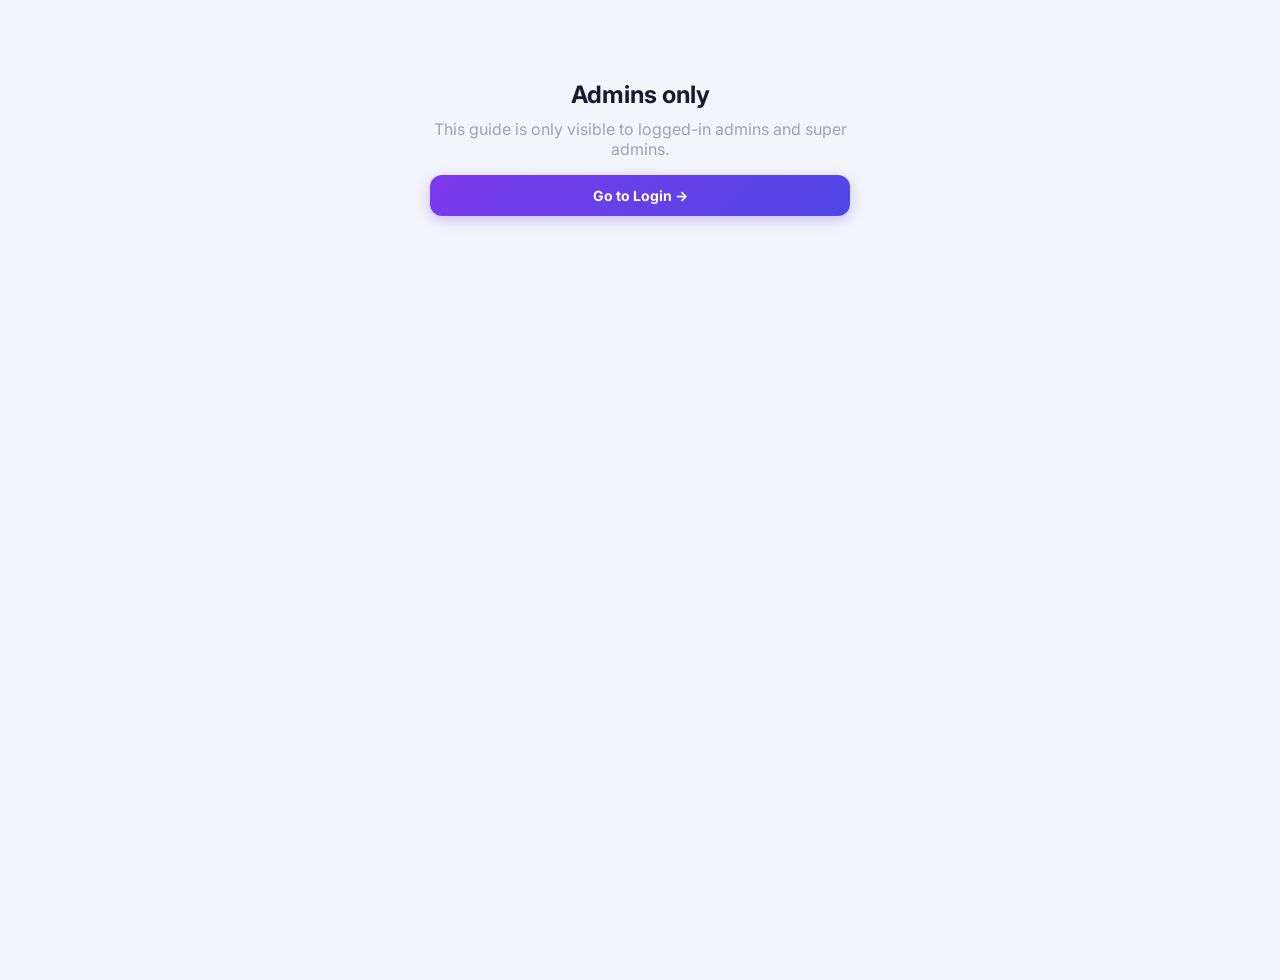
<file: public/admin-guide.html>
<!DOCTYPE html>
<html lang="en">
<head>
<meta charset="UTF-8">
<meta name="viewport" content="width=device-width, initial-scale=1.0">
<title>Admin Guide — UNIC Academic</title>
<link href="https://fonts.googleapis.com/css2?family=Inter:wght@400;500;600;700;800&display=swap" rel="stylesheet">
<link rel="stylesheet" href="css/admin.css">
<style>
  .gd-wrap{max-width:820px;margin:0 auto;padding:32px 20px 60px}
  .gd-hero{margin-bottom:28px}
  .gd-hero h1{font-size:26px;font-weight:800;color:#111;margin-bottom:6px}
  .gd-hero p{font-size:13.5px;color:#9ca3af}
  .gd-toc{background:#faf5ff;border:1.5px solid #e9d5ff;border-radius:14px;padding:18px 22px;margin-bottom:28px}
  .gd-toc-title{font-size:12px;font-weight:800;letter-spacing:.06em;text-transform:uppercase;color:#7c3aed;margin-bottom:10px}
  .gd-toc a{display:block;font-size:13px;color:#6b21a8;text-decoration:none;padding:3px 0}
  .gd-toc a:hover{text-decoration:underline}
  .gd-section{margin-bottom:30px;scroll-margin-top:20px}
  .gd-section-title{display:flex;align-items:center;gap:10px;font-size:17px;font-weight:800;color:#111;margin-bottom:10px}
  .gd-badge{font-size:10px;font-weight:800;padding:2px 9px;border-radius:20px;color:#fff;text-transform:uppercase}
  .gd-card{background:#fff;border:1px solid #e5e7eb;border-radius:14px;padding:16px 20px;margin-bottom:12px;box-shadow:0 1px 3px rgba(0,0,0,.05)}
  .gd-card h4{font-size:13.5px;font-weight:700;color:#111;margin-bottom:5px}
  .gd-card p{font-size:12.5px;color:#6b7280;line-height:1.7;margin:0}
  .gd-note{background:#fffbeb;border:1.5px solid #fde68a;border-radius:12px;padding:12px 16px;font-size:12.5px;color:#92400e;line-height:1.7;margin:12px 0}
  #gate-msg{max-width:420px;margin:80px auto;text-align:center}
</style>
</head>
<body>

<div id="gate-msg" style="display:none">
  <h2 style="margin-bottom:10px">Admins only</h2>
  <p style="color:#9ca3af;margin-bottom:16px">This guide is only visible to logged-in admins and super admins.</p>
  <a href="login.html" class="btn-login" style="display:inline-block;text-decoration:none;padding:12px 24px">Go to Login →</a>
</div>

<div id="gd-content" style="display:none">
<header>
  <a href="admin.html" style="text-decoration:none;display:flex;align-items:center;gap:12px;color:inherit">
    <div class="logo">UN</div>
    <div>
      <div class="brand">UNIC Academic</div>
      <div class="sub-brand">Admin Guide</div>
    </div>
  </a>
  <div class="header-right">
    <a href="admin.html" class="btn-logout" style="text-decoration:none">← Back to Admin Panel</a>
  </div>
</header>

<div class="gd-wrap">
  <div class="gd-hero">
    <h1>How the Admin Panel Works</h1>
    <p>A one-page reference for everything editors and admins can do.</p>
  </div>

  <div class="gd-toc">
    <div class="gd-toc-title">On this page</div>
    <a href="#roles">1. Roles &amp; permissions</a>
    <a href="#builder">2. Question Builder</a>
    <a href="#variants">3. Multiple versions of a subject</a>
    <a href="#import">4. JSON template &amp; import</a>
    <a href="#team">5. Team &amp; editor requests</a>
    <a href="#data">6. Data, Statistics &amp; Feedback</a>
    <a href="#publish">7. What "Save" actually does</a>
    <a href="#other">8. Other pages on this site</a>
  </div>

  <div class="gd-section" id="roles">
    <div class="gd-section-title">1. Roles &amp; permissions</div>
    <div class="gd-card"><h4><span class="gd-badge" style="background:#6d28d9">super_admin</span></h4><p>Full control — manage any user including other admins, map subjects to editors, edit/save any subject, see all data.</p></div>
    <div class="gd-card"><h4><span class="gd-badge" style="background:#1d4ed8">admin</span></h4><p>Create/edit/delete editor accounts, map subjects, edit/save any subject, review editor requests, see all data. Cannot manage other admins/super_admins.</p></div>
    <div class="gd-card"><h4><span class="gd-badge" style="background:#15803d">editor</span></h4><p>Only sees the subjects an admin has mapped to them, and can only edit ones marked "can edit". Everything (Data, Statistics, Feedback) is scoped to those subjects.</p></div>
  </div>

  <div class="gd-section" id="builder">
    <div class="gd-section-title">2. Question Builder</div>
    <div class="gd-card"><h4>Subject → Unit → Chapter</h4><p>Every subject has units, each unit has chapters. Each chapter has a Concept (theory content) and a set of Practice Questions.</p></div>
    <div class="gd-card"><h4>Content blocks</h4><p>Heading, Paragraph, List, Table, Note, Formula, Syntax/Code, Image, Video, Steps, Exercise, and Example (worked example with before/steps/formula/after) — mix and reorder freely with the ↑↓ arrows.</p></div>
    <div class="gd-card"><h4>Questions</h4><p>MCQ (one correct), MSQ (multiple correct), NAT (numeric answer with tolerance). Each question and each option can have its own image.</p></div>
    <div class="gd-card"><h4>SQL Playground</h4><p>Only shows up for the SQL subject — a schema + sample queries per chapter, which learners can run for real in the browser (no server involved, uses sql.js/WASM).</p></div>
    <div class="gd-card"><h4>🔍 Find Chapter</h4><p>Search across every subject you can see by chapter title or ID — useful once you have a lot of content.</p></div>
    <div class="gd-card"><h4>👁 Preview</h4><p>Shows exactly what a chapter will look like to a learner (Live Preview) or the raw JSON that gets saved (Raw JSON tab) — check this before saving.</p></div>
  </div>

  <div class="gd-section" id="variants">
    <div class="gd-section-title">3. Multiple versions of a subject</div>
    <p style="font-size:13px;color:#6b7280;margin-bottom:10px">If the same subject needs more than one version — e.g. "Class 6 Physics — Prepared by Muthu" vs "...by Karthi" — click <strong>"+ Add another version of this subject"</strong> above the unit tree. This moves your current content into a first named version, then lets you add more. Each version has its own independent units/chapters. Learners pick a version on a card screen before seeing chapters, in <code>view.html</code>.</p>
    <div class="gd-note">This uses the same "categories" shape the learner app already understands — no separate setup needed on the learner side.</div>
  </div>

  <div class="gd-section" id="import">
    <div class="gd-section-title">4. JSON template &amp; import</div>
    <div class="gd-card"><h4>⬇ Download Template</h4><p>Gives a filled-in example JSON matching the exact shape the builder expects — useful for writing content offline in your own editor.</p></div>
    <div class="gd-card"><h4>⬆ Import JSON</h4><p>Upload a file shaped like the template — either a full new subject, or just units to append into whatever subject you have open. IDs are regenerated automatically so two people's files never collide.</p></div>
  </div>

  <div class="gd-section" id="team">
    <div class="gd-section-title">5. Team &amp; editor requests</div>
    <div class="gd-card"><h4>📋 Editor Requests</h4><p>Anyone can request to become an editor from the public <a href="become-editor.html" target="_blank">become-editor.html</a> form. Approving a request opens the "New Team Member" form pre-filled — just set a password and role.</p></div>
    <div class="gd-card"><h4>Map subjects</h4><p>Click "Map subjects" next to an editor to assign them a subject with can-edit / can-publish flags, or remove an existing mapping.</p></div>
  </div>

  <div class="gd-section" id="data">
    <div class="gd-section-title">6. Data, Statistics &amp; Feedback</div>
    <p style="font-size:13px;color:#6b7280;line-height:1.7">
      <strong>Data</strong> — raw registrations/attempts tables. <strong>Statistics</strong> — per-subject and per-chapter accuracy bars, click a subject to drill in.
      <strong>Feedback</strong> — star ratings + comments learners leave (both per-chapter and on the dashboard), with a per-subject breakdown for admins.
      All three are scoped to an editor's mapped subjects automatically.
    </p>
  </div>

  <div class="gd-section" id="publish">
    <div class="gd-section-title">7. What "Save" actually does</div>
    <p style="font-size:13px;color:#6b7280;line-height:1.7">
      Clicking <strong>💾 Save Subject to Database</strong> writes straight to the live <code>subject_content</code> row — learners see it immediately in <code>view.html</code>, there's no draft/staging step yet.
      Every save also writes an audit row to <code>subject_update_logs</code> (who, when, before/after) — there's no UI for that history yet, query the table directly if you need to check or roll back a change.
    </p>
  </div>

  <div class="gd-section" id="other">
    <div class="gd-section-title">8. Other pages on this site</div>
    <div class="gd-card"><h4>index.html</h4><p>Public landing page — links to Browse, Careers, Become an Editor, and Admin Login.</p></div>
    <div class="gd-card"><h4>view.html</h4><p>The learner app — subjects, chapters, practice questions, SQL playground, notes drawer, dashboard, EN/TA/HI language switcher.</p></div>
    <div class="gd-card"><h4>career.html</h4><p>Static entrance-exam / admission-procedure / employment-news reference page.</p></div>
    <div class="gd-card"><h4>legal.html</h4><p>Disclaimer &amp; Terms draft — has not been reviewed by a lawyer, treat as a starting point only.</p></div>
  </div>
</div>
</div>

<script src="js/auth.js"></script>
<script>
  const session = Auth.getSession();
  if (session && Auth.isAdminOrAbove(session)) {
    document.getElementById('gd-content').style.display = 'block';
  } else {
    document.getElementById('gate-msg').style.display = 'block';
  }
</script>
</body>
</html>
</file>
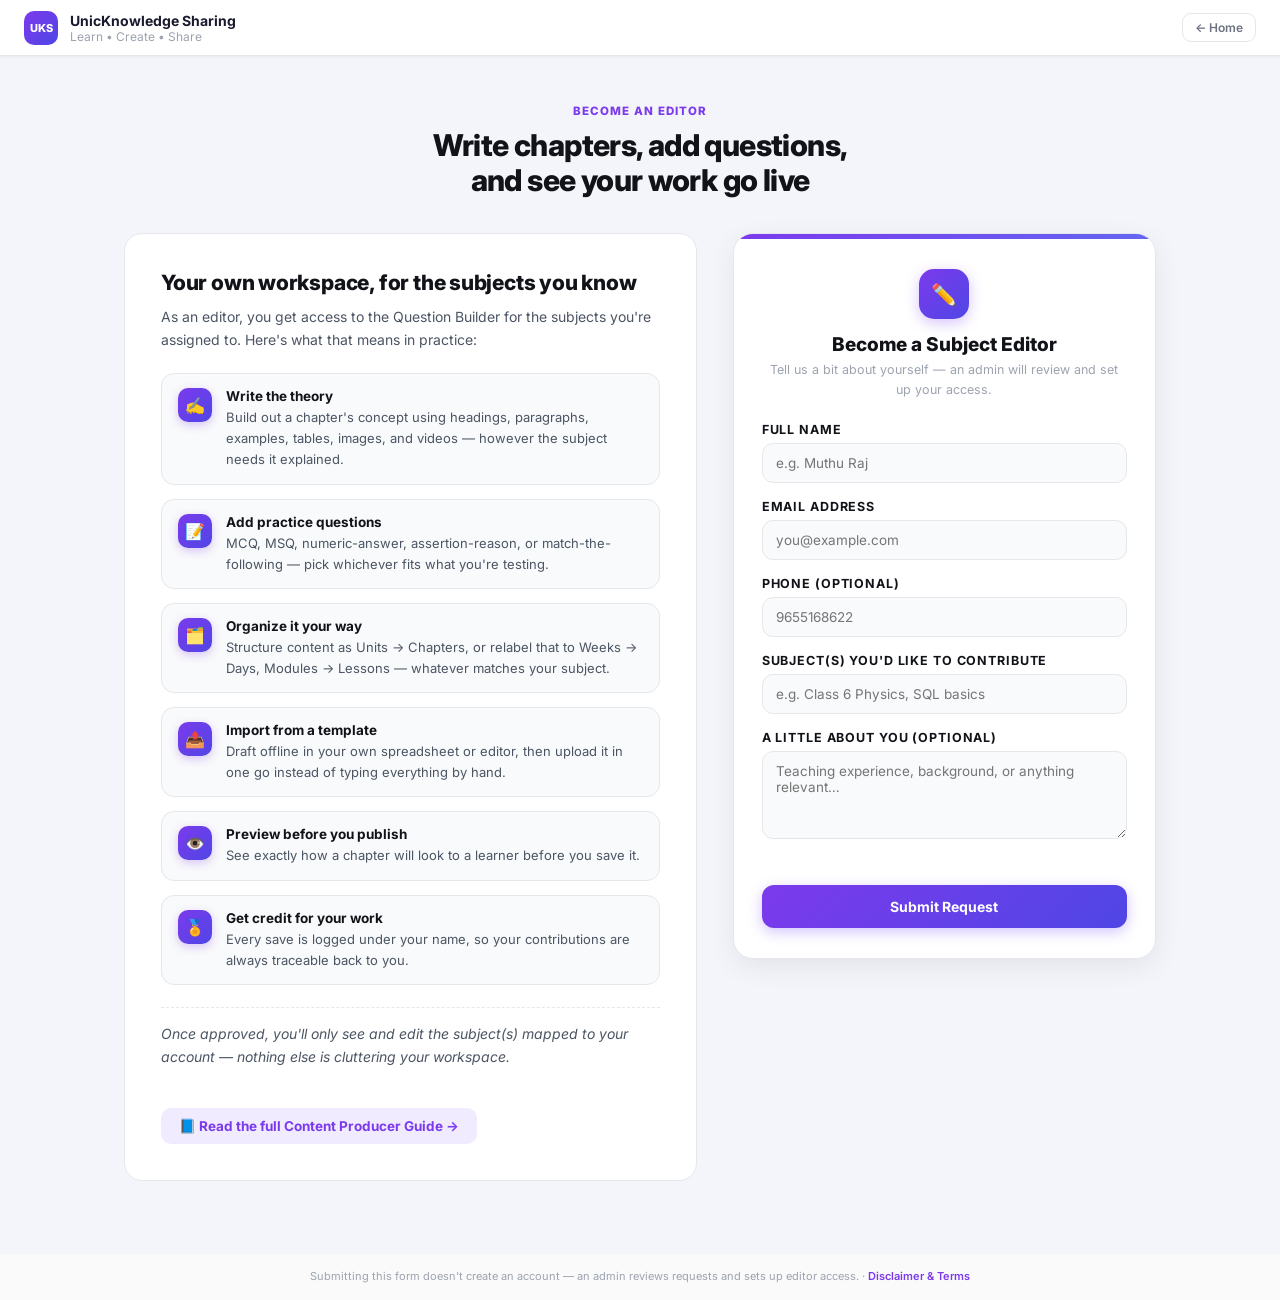
<file: public/become-editor.html>
<!DOCTYPE html>
<html lang="en">
<head>
<meta charset="UTF-8">
<meta name="viewport" content="width=device-width, initial-scale=1.0">
<title>Become a Subject Editor — UnicKnowledge Sharing</title>
<link href="https://fonts.googleapis.com/css2?family=Inter:wght@400;500;600;700;800&display=swap" rel="stylesheet">
<link rel="stylesheet" href="css/admin.css">
<style>
  :root{
    --brand-1:#7c3aed;
    --brand-2:#4f46e5;
    --brand-3:#6366f1;
    --ink:#111318;
    --ink-soft:#4b5563;
    --ink-faint:#9ca3af;
    --line:#e5e7eb;
    --panel:#f9fafb;
  }

  /* ---------- Page shell ---------- */
  .ef-page{
    max-width:1080px;
    margin:0 auto;
    padding:48px 24px 72px;
  }
  .ef-page-head{
    text-align:center;
    margin-bottom:36px;
  }
  .ef-page-eyebrow{
    font-size:11.5px;font-weight:800;letter-spacing:.09em;text-transform:uppercase;
    color:var(--brand-1);margin-bottom:10px;
  }
  .ef-page-title{
    font-size:30px;font-weight:800;color:var(--ink);letter-spacing:-.02em;line-height:1.15;
  }

  /* ---------- Two-column split ---------- */
  .ef-grid{
    display:grid;
    grid-template-columns:1.15fr 0.85fr;
    gap:36px;
    align-items:start;
  }

  /* ---------- Left: pitch ---------- */
  .editor-pitch{
    background:#fff;
    border:1.5px solid var(--line);
    border-radius:18px;
    padding:36px;
  }
  .editor-pitch h2{
    font-size:21px;font-weight:800;color:var(--ink);margin-bottom:10px;letter-spacing:-.01em;
  }
  .editor-pitch > p{
    font-size:14px;color:var(--ink-soft);margin-bottom:22px;line-height:1.65;
  }

  .benefit-list{
    display:flex;flex-direction:column;gap:14px;margin-bottom:22px;
  }
  .benefit-item{
    display:flex;gap:14px;align-items:flex-start;
    padding:14px 16px;border-radius:13px;
    background:var(--panel);border:1px solid var(--line);
  }
  .benefit-icon{
    flex:0 0 auto;width:34px;height:34px;border-radius:10px;
    display:flex;align-items:center;justify-content:center;font-size:16px;
    background:linear-gradient(135deg,var(--brand-1),var(--brand-2));
    box-shadow:0 3px 10px rgba(124,58,237,.28);
  }
  .benefit-text strong{
    display:block;font-size:13.5px;color:var(--ink);margin-bottom:2px;
  }
  .benefit-text span{
    font-size:13px;color:var(--ink-soft);line-height:1.55;
  }

  .editor-pitch-note{
    font-size:12.5px;color:var(--ink-faint);font-style:italic;
    padding-top:14px;border-top:1px dashed var(--line);
  }
  .editor-pitch-guide-link{
    display:inline-flex;align-items:center;gap:6px;margin-top:18px;
    font-size:13.5px;font-weight:700;color:var(--brand-1);text-decoration:none;
    padding:10px 18px;border-radius:10px;background:#f0ebff;
    transition:background .15s ease;
  }
  .editor-pitch-guide-link:hover{background:#e5d9ff}

  /* ---------- Right: form ---------- */
  .ef-card{
    background:#fff;border-radius:20px;border:1px solid var(--line);
    box-shadow:0 8px 28px rgba(17,17,17,.07);overflow:hidden;
    position:sticky;top:24px;
  }
  .ef-stripe{height:5px;background:linear-gradient(90deg,var(--brand-1),var(--brand-3))}
  .ef-body{padding:30px 28px}
  .ef-icon{
    width:50px;height:50px;border-radius:15px;
    background:linear-gradient(135deg,var(--brand-1),var(--brand-2));
    display:flex;align-items:center;justify-content:center;margin:0 auto 14px;
    box-shadow:0 4px 14px rgba(124,58,237,.3);font-size:21px;
  }
  .ef-title{font-size:19px;font-weight:800;color:var(--ink);text-align:center;margin-bottom:4px}
  .ef-sub{font-size:12.5px;color:var(--ink-faint);text-align:center;margin-bottom:22px;line-height:1.6}

  .field{margin-bottom:16px}
  .field label{
    display:block;font-size:12.5px;font-weight:700;color:var(--ink);margin-bottom:6px;
  }
  .field input,.field textarea{
    width:100%;padding:11px 13px;border-radius:11px;border:1.5px solid var(--line);
    background:var(--panel);font-size:13.5px;font-family:inherit;color:var(--ink);
    transition:border-color .15s ease, background .15s ease;
    box-sizing:border-box;
  }
  .field textarea{resize:vertical}
  .field input:focus,.field textarea:focus{
    outline:none;border-color:var(--brand-1);background:#fff;
    box-shadow:0 0 0 3px rgba(124,58,237,.12);
  }

  .errmsg{
    font-size:12.5px;color:#dc2626;min-height:16px;margin-bottom:10px;
  }

  .ef-success{text-align:center;padding:18px 0}
  .ef-success .big{font-size:42px;margin-bottom:12px}

  /* ---------- Responsive ---------- */
  @media (max-width:860px){
    .ef-grid{grid-template-columns:1fr;gap:24px}
    .ef-card{position:static}
    .editor-pitch{padding:28px}
  }
</style>
</head>
<body>

<header>
  <a href="index.html" style="text-decoration:none;display:flex;align-items:center;gap:12px;color:inherit">
    <div class="logo">UKS</div>
    <div>
      <div class="brand">UnicKnowledge Sharing</div>
      <div class="sub-brand">Learn • Create • Share</div>
    </div>
  </a>
  <div class="header-right">
    <a href="index.html" class="btn-logout" style="text-decoration:none">← Home</a>
  </div>
</header>

<div class="ef-page">

  <div class="ef-page-head">
    <div class="ef-page-eyebrow">Become an Editor</div>
    <div class="ef-page-title">Write chapters, add questions,<br>and see your work go live</div>
  </div>

  <div class="ef-grid">

    <!-- Left: pitch -->
    <div class="editor-pitch">
      <h2>Your own workspace, for the subjects you know</h2>
      <p>As an editor, you get access to the Question Builder for the subjects you're assigned to. Here's what that means in practice:</p>

      <div class="benefit-list">
        <div class="benefit-item">
          <div class="benefit-icon">✍️</div>
          <div class="benefit-text">
            <strong>Write the theory</strong>
            <span>Build out a chapter's concept using headings, paragraphs, examples, tables, images, and videos — however the subject needs it explained.</span>
          </div>
        </div>
        <div class="benefit-item">
          <div class="benefit-icon">📝</div>
          <div class="benefit-text">
            <strong>Add practice questions</strong>
            <span>MCQ, MSQ, numeric-answer, assertion-reason, or match-the-following — pick whichever fits what you're testing.</span>
          </div>
        </div>
        <div class="benefit-item">
          <div class="benefit-icon">🗂️</div>
          <div class="benefit-text">
            <strong>Organize it your way</strong>
            <span>Structure content as Units → Chapters, or relabel that to Weeks → Days, Modules → Lessons — whatever matches your subject.</span>
          </div>
        </div>
        <div class="benefit-item">
          <div class="benefit-icon">📤</div>
          <div class="benefit-text">
            <strong>Import from a template</strong>
            <span>Draft offline in your own spreadsheet or editor, then upload it in one go instead of typing everything by hand.</span>
          </div>
        </div>
        <div class="benefit-item">
          <div class="benefit-icon">👁️</div>
          <div class="benefit-text">
            <strong>Preview before you publish</strong>
            <span>See exactly how a chapter will look to a learner before you save it.</span>
          </div>
        </div>
        <div class="benefit-item">
          <div class="benefit-icon">🏅</div>
          <div class="benefit-text">
            <strong>Get credit for your work</strong>
            <span>Every save is logged under your name, so your contributions are always traceable back to you.</span>
          </div>
        </div>
      </div>

      <p class="editor-pitch-note">
        Once approved, you'll only see and edit the subject(s) mapped to your account — nothing else is cluttering your workspace.
      </p>

      <a href="question-builder-guide.html" class="editor-pitch-guide-link">📘 Read the full Content Producer Guide →</a>
    </div>

    <!-- Right: form -->
    <div class="ef-card">
      <div class="ef-stripe"></div>
      <div class="ef-body" id="ef-form-body">
        <div class="ef-icon">✏️</div>
        <div class="ef-title">Become a Subject Editor</div>
        <div class="ef-sub">Tell us a bit about yourself — an admin will review and set up your access.</div>

        <div class="field">
          <label for="er-name">Full Name</label>
          <input type="text" id="er-name" placeholder="e.g. Muthu Raj">
        </div>
        <div class="field">
          <label for="er-email">Email Address</label>
          <input type="email" id="er-email" placeholder="you@example.com">
        </div>
        <div class="field">
          <label for="er-phone">Phone (optional)</label>
          <input type="tel" id="er-phone" placeholder="9655168622">
        </div>
        <div class="field">
          <label for="er-subjects">Subject(s) you'd like to contribute</label>
          <input type="text" id="er-subjects" placeholder="e.g. Class 6 Physics, SQL basics">
        </div>
        <div class="field">
          <label for="er-message">A little about you (optional)</label>
          <textarea id="er-message" rows="4" placeholder="Teaching experience, background, or anything relevant…"></textarea>
        </div>

        <div class="errmsg" id="er-err" role="alert" aria-live="polite"></div>
        <button class="btn-login" id="er-submit">Submit Request</button>
      </div>
    </div>

  </div>
</div>

<div class="site-disclaimer">
  Submitting this form doesn't create an account — an admin reviews requests and sets up editor access. ·
  <a href="legal.html">Disclaimer &amp; Terms</a>
</div>

<script>
document.getElementById('er-submit').addEventListener('click', submitRequest);

async function submitRequest() {
  const name = document.getElementById('er-name').value.trim();
  const email = document.getElementById('er-email').value.trim();
  const phone = document.getElementById('er-phone').value.trim();
  const subjectsInterested = document.getElementById('er-subjects').value.trim();
  const message = document.getElementById('er-message').value.trim();
  const errEl = document.getElementById('er-err');
  const btn = document.getElementById('er-submit');
  errEl.textContent = '';

  if (!name) { errEl.textContent = 'Please enter your name.'; return; }
  if (!email || !/^[^\s@]+@[^\s@]+\.[^\s@]+$/.test(email)) { errEl.textContent = 'Please enter a valid email.'; return; }

  btn.disabled = true; btn.textContent = 'Submitting…';
  try {
    const res = await fetch('/api/editor-requests', {
      method: 'POST',
      headers: { 'Content-Type': 'application/json' },
      body: JSON.stringify({ name, email, phone, subjectsInterested, message }),
    }).then(r => r.json());

    if (res.success) {
      document.getElementById('ef-form-body').innerHTML = `
        <div class="ef-success">
          <div class="big">✅</div>
          <div class="ef-title">Request sent!</div>
          <div class="ef-sub">Thanks, ${escapeHtml(name)} — an admin will review your request and reach out at ${escapeHtml(email)}.</div>
          <a href="index.html" class="btn-login" style="display:inline-block;text-decoration:none;width:auto;padding:12px 24px">← Back to Home</a>
        </div>`;
    } else {
      errEl.textContent = res.error || 'Could not submit — please try again.';
      btn.disabled = false; btn.textContent = 'Submit Request';
    }
  } catch {
    errEl.textContent = 'Network error — please try again.';
    btn.disabled = false; btn.textContent = 'Submit Request';
  }
}
function escapeHtml(s) { return String(s ?? '').replace(/[&<>"]/g, c => ({ '&':'&amp;','<':'&lt;','>':'&gt;','"':'&quot;' }[c])); }
</script>
</body>
</html>
</file>
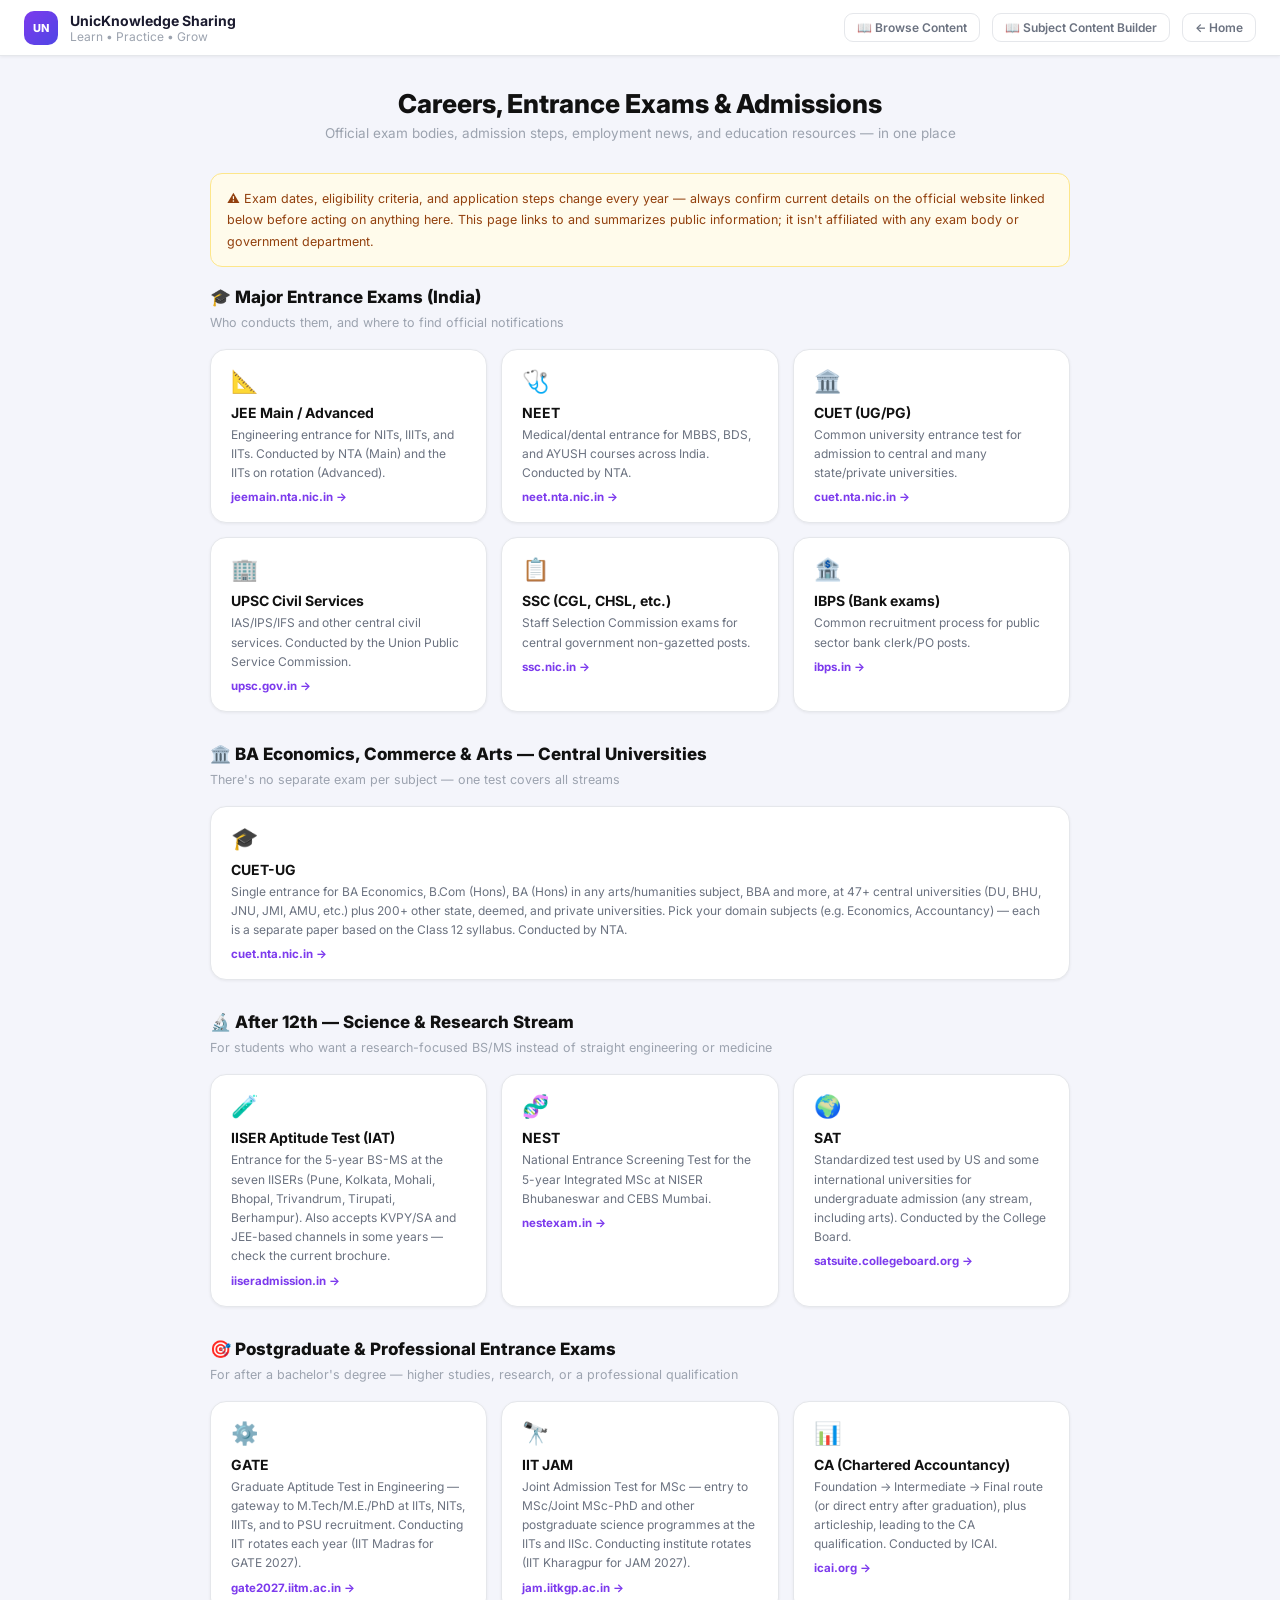
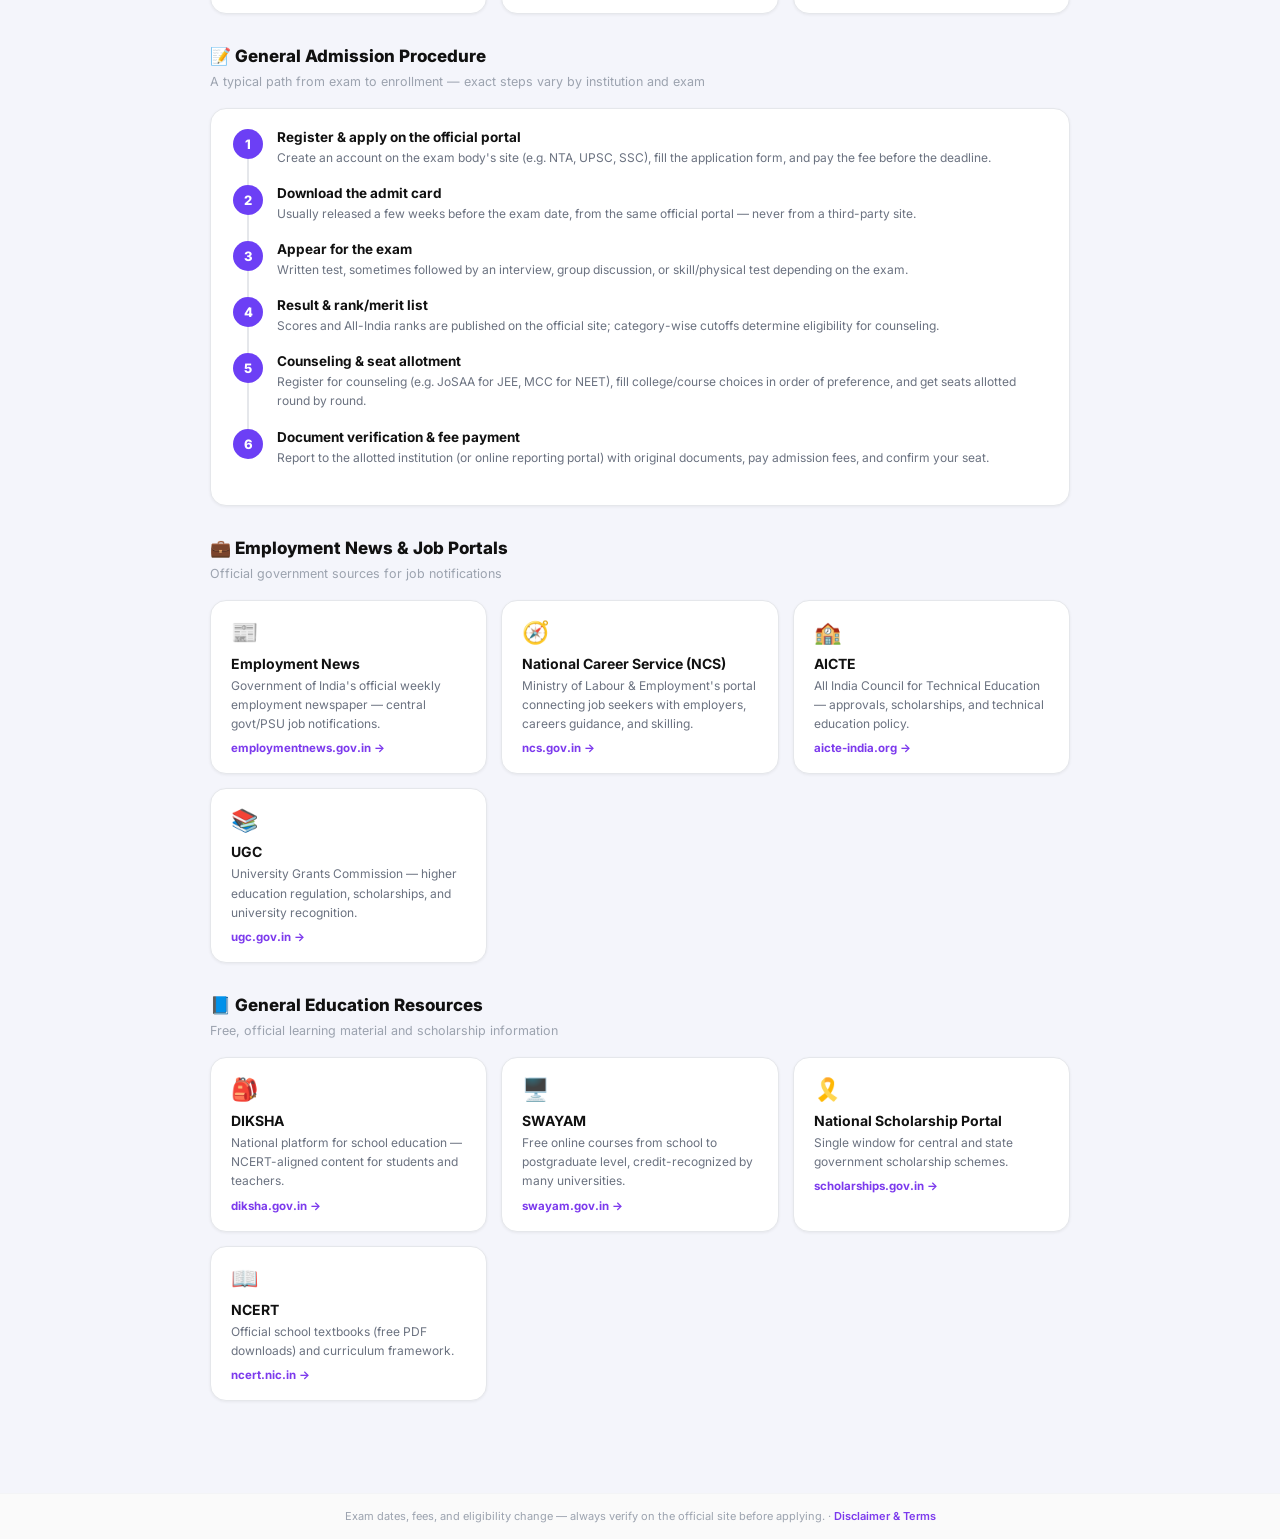
<file: public/career.html>
<!DOCTYPE html>
<html lang="en">
<head>
<meta charset="UTF-8">
<meta name="viewport" content="width=device-width, initial-scale=1.0">
<title>Careers, Exams & Admissions — UnicKnowledge Sharing</title>
<link href="https://fonts.googleapis.com/css2?family=Inter:wght@400;500;600;700;800&display=swap" rel="stylesheet">
<link rel="stylesheet" href="css/admin.css">
<style>
  .cz-wrap{max-width:900px;margin:0 auto;padding:32px 20px 60px}
  .cz-hero{text-align:center;margin-bottom:32px}
  .cz-hero h1{font-size:26px;font-weight:800;color:#111;margin-bottom:6px}
  .cz-hero p{font-size:13.5px;color:#9ca3af}
  .cz-section{margin-bottom:32px}
  .cz-section-title{display:flex;align-items:center;gap:10px;font-size:17px;font-weight:800;color:#111;margin-bottom:6px}
  .cz-section-sub{font-size:12.5px;color:#9ca3af;margin-bottom:16px;line-height:1.6}
  .cz-grid{display:grid;grid-template-columns:repeat(auto-fit,minmax(230px,1fr));gap:14px}
  .cz-card{background:#fff;border:1.5px solid #e5e7eb;border-radius:16px;padding:18px 20px;text-decoration:none;color:inherit;transition:.15s;box-shadow:0 1px 3px rgba(0,0,0,.06);display:block}
  .cz-card:hover{border-color:#c4b5fd;box-shadow:0 8px 20px rgba(124,58,237,.1);transform:translateY(-2px)}
  .cz-card-icon{font-size:22px;margin-bottom:10px}
  .cz-card-title{font-size:14px;font-weight:700;color:#111;margin-bottom:4px}
  .cz-card-desc{font-size:12px;color:#6b7280;line-height:1.6;margin-bottom:8px}
  .cz-card-link{font-size:11.5px;font-weight:700;color:#7c3aed}
  .cz-steps{background:#fff;border:1px solid #e5e7eb;border-radius:16px;padding:20px 22px;box-shadow:0 1px 3px rgba(0,0,0,.06)}
  .cz-step{display:flex;gap:14px;padding:0 0 18px;position:relative}
  .cz-step:not(:last-child)::before{content:'';position:absolute;left:14px;top:30px;bottom:0;width:2px;background:#e5e7eb}
  .cz-step-num{flex-shrink:0;width:30px;height:30px;border-radius:50%;background:#6C3FF5;color:#fff;font-weight:800;font-size:13px;display:flex;align-items:center;justify-content:center;z-index:1}
  .cz-step-title{font-size:13.5px;font-weight:700;color:#111;margin-bottom:3px}
  .cz-step-desc{font-size:12px;color:#6b7280;line-height:1.6}
  .cz-note{background:#fffbeb;border:1.5px solid #fde68a;border-radius:12px;padding:14px 16px;font-size:12.5px;color:#92400e;line-height:1.7;margin-bottom:20px}
</style>
</head>
<body>

<header>
  <a href="index.html" style="text-decoration:none;display:flex;align-items:center;gap:12px;color:inherit">
    <div class="logo">UN</div>
    <div>
      <div class="brand">UnicKnowledge Sharing</div>
      <div class="sub-brand">Learn • Practice • Grow</div>
    </div>
  </a>
  <div class="header-right">
    <a href="view.html" class="btn-logout" style="text-decoration:none">📖 Browse Content</a>
    <a href="admin.html" class="btn-logout" style="text-decoration:none">📖 Subject Content Builder</a>
    <a href="index.html" class="btn-logout" style="text-decoration:none">← Home</a>
  </div>
</header>

<div class="cz-wrap">

  <div class="cz-hero">
    <h1>Careers, Entrance Exams &amp; Admissions</h1>
    <p>Official exam bodies, admission steps, employment news, and education resources — in one place</p>
  </div>

  <div class="cz-note">
    ⚠️ Exam dates, eligibility criteria, and application steps change every year — always confirm current details on
    the official website linked below before acting on anything here. This page links to and summarizes public
    information; it isn't affiliated with any exam body or government department.
  </div>

  <!-- ═══ ENTRANCE EXAMS ═══ -->
  <div class="cz-section">
    <div class="cz-section-title">🎓 Major Entrance Exams (India)</div>
    <div class="cz-section-sub">Who conducts them, and where to find official notifications</div>
    <div class="cz-grid">
      <a class="cz-card" href="https://jeemain.nta.nic.in" target="_blank" rel="noopener">
        <div class="cz-card-icon">📐</div>
        <div class="cz-card-title">JEE Main / Advanced</div>
        <div class="cz-card-desc">Engineering entrance for NITs, IIITs, and IITs. Conducted by NTA (Main) and the IITs on rotation (Advanced).</div>
        <div class="cz-card-link">jeemain.nta.nic.in →</div>
      </a>
      <a class="cz-card" href="https://neet.nta.nic.in" target="_blank" rel="noopener">
        <div class="cz-card-icon">🩺</div>
        <div class="cz-card-title">NEET</div>
        <div class="cz-card-desc">Medical/dental entrance for MBBS, BDS, and AYUSH courses across India. Conducted by NTA.</div>
        <div class="cz-card-link">neet.nta.nic.in →</div>
      </a>
      <a class="cz-card" href="https://cuet.nta.nic.in" target="_blank" rel="noopener">
        <div class="cz-card-icon">🏛️</div>
        <div class="cz-card-title">CUET (UG/PG)</div>
        <div class="cz-card-desc">Common university entrance test for admission to central and many state/private universities.</div>
        <div class="cz-card-link">cuet.nta.nic.in →</div>
      </a>
      <a class="cz-card" href="https://upsc.gov.in" target="_blank" rel="noopener">
        <div class="cz-card-icon">🏢</div>
        <div class="cz-card-title">UPSC Civil Services</div>
        <div class="cz-card-desc">IAS/IPS/IFS and other central civil services. Conducted by the Union Public Service Commission.</div>
        <div class="cz-card-link">upsc.gov.in →</div>
      </a>
      <a class="cz-card" href="https://ssc.nic.in" target="_blank" rel="noopener">
        <div class="cz-card-icon">📋</div>
        <div class="cz-card-title">SSC (CGL, CHSL, etc.)</div>
        <div class="cz-card-desc">Staff Selection Commission exams for central government non-gazetted posts.</div>
        <div class="cz-card-link">ssc.nic.in →</div>
      </a>
      <a class="cz-card" href="https://ibps.in" target="_blank" rel="noopener">
        <div class="cz-card-icon">🏦</div>
        <div class="cz-card-title">IBPS (Bank exams)</div>
        <div class="cz-card-desc">Common recruitment process for public sector bank clerk/PO posts.</div>
        <div class="cz-card-link">ibps.in →</div>
      </a>
    </div>
  </div>

  <!-- ═══ BA / B.COM / ARTS AT CENTRAL UNIVERSITIES ═══ -->
  <div class="cz-section">
    <div class="cz-section-title">🏛️ BA Economics, Commerce &amp; Arts — Central Universities</div>
    <div class="cz-section-sub">There's no separate exam per subject — one test covers all streams</div>
    <div class="cz-grid">
      <a class="cz-card" href="https://cuet.nta.nic.in" target="_blank" rel="noopener">
        <div class="cz-card-icon">🎓</div>
        <div class="cz-card-title">CUET-UG</div>
        <div class="cz-card-desc">Single entrance for BA Economics, B.Com (Hons), BA (Hons) in any arts/humanities subject, BBA and more, at 47+ central universities (DU, BHU, JNU, JMI, AMU, etc.) plus 200+ other state, deemed, and private universities. Pick your domain subjects (e.g. Economics, Accountancy) — each is a separate paper based on the Class 12 syllabus. Conducted by NTA.</div>
        <div class="cz-card-link">cuet.nta.nic.in →</div>
      </a>
    </div>
  </div>

  <!-- ═══ AFTER 12TH — SCIENCE & RESEARCH STREAM ═══ -->
  <div class="cz-section">
    <div class="cz-section-title">🔬 After 12th — Science &amp; Research Stream</div>
    <div class="cz-section-sub">For students who want a research-focused BS/MS instead of straight engineering or medicine</div>
    <div class="cz-grid">
      <a class="cz-card" href="https://iiseradmission.in" target="_blank" rel="noopener">
        <div class="cz-card-icon">🧪</div>
        <div class="cz-card-title">IISER Aptitude Test (IAT)</div>
        <div class="cz-card-desc">Entrance for the 5-year BS-MS at the seven IISERs (Pune, Kolkata, Mohali, Bhopal, Trivandrum, Tirupati, Berhampur). Also accepts KVPY/SA and JEE-based channels in some years — check the current brochure.</div>
        <div class="cz-card-link">iiseradmission.in →</div>
      </a>
      <a class="cz-card" href="https://www.nestexam.in" target="_blank" rel="noopener">
        <div class="cz-card-icon">🧬</div>
        <div class="cz-card-title">NEST</div>
        <div class="cz-card-desc">National Entrance Screening Test for the 5-year Integrated MSc at NISER Bhubaneswar and CEBS Mumbai.</div>
        <div class="cz-card-link">nestexam.in →</div>
      </a>
      <a class="cz-card" href="https://satsuite.collegeboard.org" target="_blank" rel="noopener">
        <div class="cz-card-icon">🌍</div>
        <div class="cz-card-title">SAT</div>
        <div class="cz-card-desc">Standardized test used by US and some international universities for undergraduate admission (any stream, including arts). Conducted by the College Board.</div>
        <div class="cz-card-link">satsuite.collegeboard.org →</div>
      </a>
    </div>
  </div>

  <!-- ═══ POSTGRADUATE & PROFESSIONAL ═══ -->
  <div class="cz-section">
    <div class="cz-section-title">🎯 Postgraduate &amp; Professional Entrance Exams</div>
    <div class="cz-section-sub">For after a bachelor's degree — higher studies, research, or a professional qualification</div>
    <div class="cz-grid">
      <a class="cz-card" href="https://gate2027.iitm.ac.in" target="_blank" rel="noopener">
        <div class="cz-card-icon">⚙️</div>
        <div class="cz-card-title">GATE</div>
        <div class="cz-card-desc">Graduate Aptitude Test in Engineering — gateway to M.Tech/M.E./PhD at IITs, NITs, IIITs, and to PSU recruitment. Conducting IIT rotates each year (IIT Madras for GATE 2027).</div>
        <div class="cz-card-link">gate2027.iitm.ac.in →</div>
      </a>
      <a class="cz-card" href="https://jam.iitkgp.ac.in" target="_blank" rel="noopener">
        <div class="cz-card-icon">🔭</div>
        <div class="cz-card-title">IIT JAM</div>
        <div class="cz-card-desc">Joint Admission Test for MSc — entry to MSc/Joint MSc-PhD and other postgraduate science programmes at the IITs and IISc. Conducting institute rotates (IIT Kharagpur for JAM 2027).</div>
        <div class="cz-card-link">jam.iitkgp.ac.in →</div>
      </a>
      <a class="cz-card" href="https://www.icai.org" target="_blank" rel="noopener">
        <div class="cz-card-icon">📊</div>
        <div class="cz-card-title">CA (Chartered Accountancy)</div>
        <div class="cz-card-desc">Foundation → Intermediate → Final route (or direct entry after graduation), plus articleship, leading to the CA qualification. Conducted by ICAI.</div>
        <div class="cz-card-link">icai.org →</div>
      </a>
    </div>
  </div>

  <!-- ═══ ADMISSION PROCEDURE ═══ -->
  <div class="cz-section">
    <div class="cz-section-title">📝 General Admission Procedure</div>
    <div class="cz-section-sub">A typical path from exam to enrollment — exact steps vary by institution and exam</div>
    <div class="cz-steps">
      <div class="cz-step">
        <div class="cz-step-num">1</div>
        <div><div class="cz-step-title">Register &amp; apply on the official portal</div><div class="cz-step-desc">Create an account on the exam body's site (e.g. NTA, UPSC, SSC), fill the application form, and pay the fee before the deadline.</div></div>
      </div>
      <div class="cz-step">
        <div class="cz-step-num">2</div>
        <div><div class="cz-step-title">Download the admit card</div><div class="cz-step-desc">Usually released a few weeks before the exam date, from the same official portal — never from a third-party site.</div></div>
      </div>
      <div class="cz-step">
        <div class="cz-step-num">3</div>
        <div><div class="cz-step-title">Appear for the exam</div><div class="cz-step-desc">Written test, sometimes followed by an interview, group discussion, or skill/physical test depending on the exam.</div></div>
      </div>
      <div class="cz-step">
        <div class="cz-step-num">4</div>
        <div><div class="cz-step-title">Result &amp; rank/merit list</div><div class="cz-step-desc">Scores and All-India ranks are published on the official site; category-wise cutoffs determine eligibility for counseling.</div></div>
      </div>
      <div class="cz-step">
        <div class="cz-step-num">5</div>
        <div><div class="cz-step-title">Counseling &amp; seat allotment</div><div class="cz-step-desc">Register for counseling (e.g. JoSAA for JEE, MCC for NEET), fill college/course choices in order of preference, and get seats allotted round by round.</div></div>
      </div>
      <div class="cz-step">
        <div class="cz-step-num">6</div>
        <div><div class="cz-step-title">Document verification &amp; fee payment</div><div class="cz-step-desc">Report to the allotted institution (or online reporting portal) with original documents, pay admission fees, and confirm your seat.</div></div>
      </div>
    </div>
  </div>

  <!-- ═══ EMPLOYMENT NEWS ═══ -->
  <div class="cz-section">
    <div class="cz-section-title">💼 Employment News &amp; Job Portals</div>
    <div class="cz-section-sub">Official government sources for job notifications</div>
    <div class="cz-grid">
      <a class="cz-card" href="https://employmentnews.gov.in" target="_blank" rel="noopener">
        <div class="cz-card-icon">📰</div>
        <div class="cz-card-title">Employment News</div>
        <div class="cz-card-desc">Government of India's official weekly employment newspaper — central govt/PSU job notifications.</div>
        <div class="cz-card-link">employmentnews.gov.in →</div>
      </a>
      <a class="cz-card" href="https://www.ncs.gov.in" target="_blank" rel="noopener">
        <div class="cz-card-icon">🧭</div>
        <div class="cz-card-title">National Career Service (NCS)</div>
        <div class="cz-card-desc">Ministry of Labour &amp; Employment's portal connecting job seekers with employers, careers guidance, and skilling.</div>
        <div class="cz-card-link">ncs.gov.in →</div>
      </a>
      <a class="cz-card" href="https://www.aicte-india.org" target="_blank" rel="noopener">
        <div class="cz-card-icon">🏫</div>
        <div class="cz-card-title">AICTE</div>
        <div class="cz-card-desc">All India Council for Technical Education — approvals, scholarships, and technical education policy.</div>
        <div class="cz-card-link">aicte-india.org →</div>
      </a>
      <a class="cz-card" href="https://www.ugc.gov.in" target="_blank" rel="noopener">
        <div class="cz-card-icon">📚</div>
        <div class="cz-card-title">UGC</div>
        <div class="cz-card-desc">University Grants Commission — higher education regulation, scholarships, and university recognition.</div>
        <div class="cz-card-link">ugc.gov.in →</div>
      </a>
    </div>
  </div>

  <!-- ═══ EDUCATION RESOURCES ═══ -->
  <div class="cz-section">
    <div class="cz-section-title">📘 General Education Resources</div>
    <div class="cz-section-sub">Free, official learning material and scholarship information</div>
    <div class="cz-grid">
      <a class="cz-card" href="https://diksha.gov.in" target="_blank" rel="noopener">
        <div class="cz-card-icon">🎒</div>
        <div class="cz-card-title">DIKSHA</div>
        <div class="cz-card-desc">National platform for school education — NCERT-aligned content for students and teachers.</div>
        <div class="cz-card-link">diksha.gov.in →</div>
      </a>
      <a class="cz-card" href="https://swayam.gov.in" target="_blank" rel="noopener">
        <div class="cz-card-icon">🖥️</div>
        <div class="cz-card-title">SWAYAM</div>
        <div class="cz-card-desc">Free online courses from school to postgraduate level, credit-recognized by many universities.</div>
        <div class="cz-card-link">swayam.gov.in →</div>
      </a>
      <a class="cz-card" href="https://scholarships.gov.in" target="_blank" rel="noopener">
        <div class="cz-card-icon">🎗️</div>
        <div class="cz-card-title">National Scholarship Portal</div>
        <div class="cz-card-desc">Single window for central and state government scholarship schemes.</div>
        <div class="cz-card-link">scholarships.gov.in →</div>
      </a>
      <a class="cz-card" href="https://ncert.nic.in" target="_blank" rel="noopener">
        <div class="cz-card-icon">📖</div>
        <div class="cz-card-title">NCERT</div>
        <div class="cz-card-desc">Official school textbooks (free PDF downloads) and curriculum framework.</div>
        <div class="cz-card-link">ncert.nic.in →</div>
      </a>
    </div>
  </div>

</div>

<div class="site-disclaimer">
  Exam dates, fees, and eligibility change — always verify on the official site before applying. ·
  <a href="legal.html">Disclaimer &amp; Terms</a>
</div>

</body>
</html>
</file>
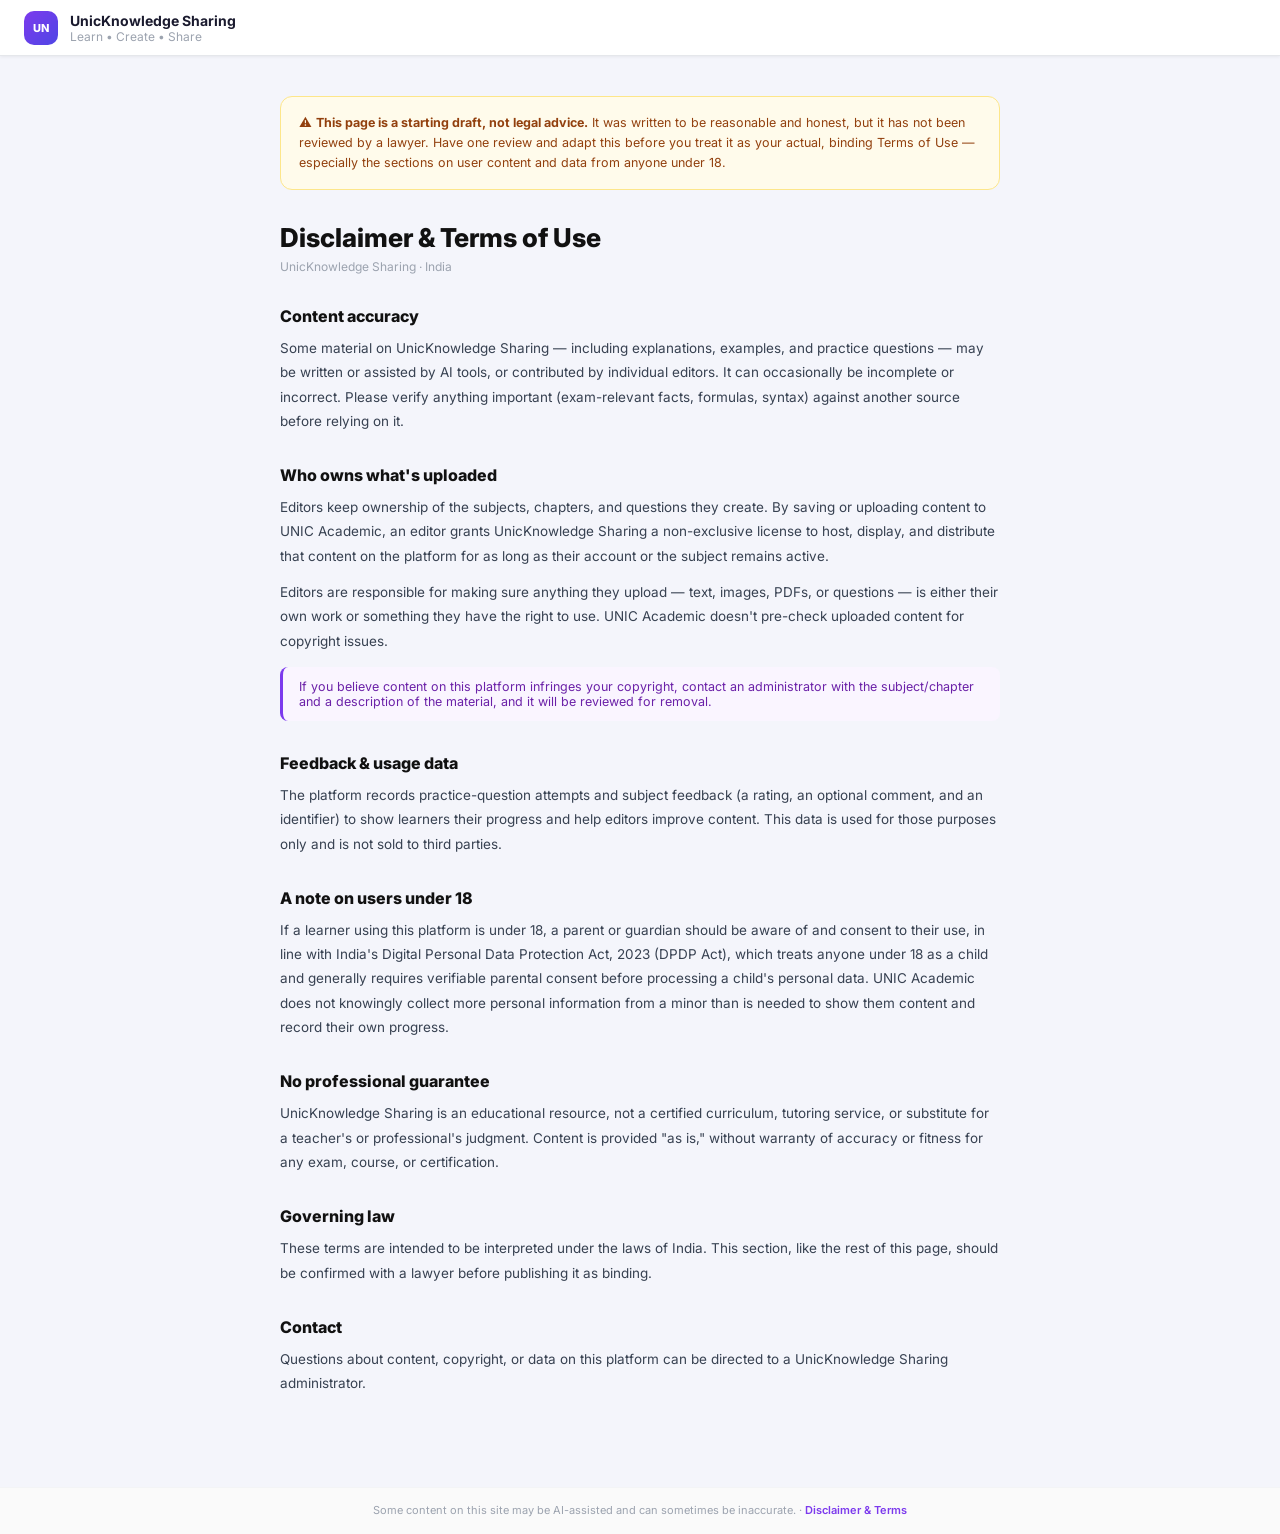
<file: public/legal.html>
<!DOCTYPE html>
<html lang="en">
<head>
<meta charset="UTF-8">
<meta name="viewport" content="width=device-width, initial-scale=1.0">
<title>Disclaimer &amp; Terms — UnicKnowledge Sharing</title>
<link href="https://fonts.googleapis.com/css2?family=Inter:wght@400;500;600;700;800&display=swap" rel="stylesheet">
<link rel="stylesheet" href="css/admin.css">
<style>
  .legal-wrap{max-width:760px;margin:0 auto;padding:40px 20px 80px}
  .legal-note{background:#fffbeb;border:1.5px solid #fde68a;border-radius:12px;padding:16px 18px;font-size:12.5px;color:#92400e;margin-bottom:32px;line-height:1.6}
  .legal-h1{font-size:26px;font-weight:800;color:#111;margin-bottom:6px}
  .legal-updated{font-size:12px;color:#9ca3af;margin-bottom:28px}
  .legal-h2{font-size:16px;font-weight:800;color:#111;margin:32px 0 10px}
  .legal-h2:first-of-type{margin-top:0}
  .legal-p{font-size:13.5px;line-height:1.8;color:#374151;margin-bottom:12px}
  .legal-ul{margin:0 0 12px 20px;font-size:13.5px;line-height:1.8;color:#374151}
  .legal-callout{background:#faf5ff;border-left:3px solid #7c3aed;padding:12px 16px;border-radius:8px;font-size:12.5px;color:#6b21a8;margin:14px 0}
</style>
</head>
<body>

<header>
  <a href="index.html" style="text-decoration:none;display:flex;align-items:center;gap:12px;color:inherit">
    <div class="logo">UN</div>
    <div>
      <div class="brand">UnicKnowledge Sharing</div>
      <div class="sub-brand">Learn • Create • Share</div>
    </div>
  </a>
</header>

<div class="legal-wrap">

  <div class="legal-note">
    ⚠️ <strong>This page is a starting draft, not legal advice.</strong> It was
    written to be reasonable and honest, but it has not been reviewed by a
    lawyer. Have one review and adapt this before you treat it as your
    actual, binding Terms of Use — especially the sections on user content
    and data from anyone under 18.
  </div>

  <div class="legal-h1">Disclaimer &amp; Terms of Use</div>
  <div class="legal-updated">UnicKnowledge Sharing · India</div>

  <div class="legal-h2">Content accuracy</div>
  <p class="legal-p">
    Some material on UnicKnowledge Sharing — including explanations, examples, and
    practice questions — may be written or assisted by AI tools, or
    contributed by individual editors. It can occasionally be incomplete or
    incorrect. Please verify anything important (exam-relevant facts,
    formulas, syntax) against another source before relying on it.
  </p>

  <div class="legal-h2">Who owns what's uploaded</div>
  <p class="legal-p">
    Editors keep ownership of the subjects, chapters, and questions they
    create. By saving or uploading content to UNIC Academic, an editor
    grants UnicKnowledge Sharing a non-exclusive license to host, display, and
    distribute that content on the platform for as long as their account
    or the subject remains active.
  </p>
  <p class="legal-p">
    Editors are responsible for making sure anything they upload — text,
    images, PDFs, or questions — is either their own work or something
    they have the right to use. UNIC Academic doesn't pre-check uploaded
    content for copyright issues.
  </p>
  <div class="legal-callout">
    If you believe content on this platform infringes your copyright,
    contact an administrator with the subject/chapter and a description of
    the material, and it will be reviewed for removal.
  </div>

  <div class="legal-h2">Feedback &amp; usage data</div>
  <p class="legal-p">
    The platform records practice-question attempts and subject feedback
    (a rating, an optional comment, and an identifier) to show learners
    their progress and help editors improve content. This data is used
    for those purposes only and is not sold to third parties.
  </p>

  <div class="legal-h2">A note on users under 18</div>
  <p class="legal-p">
    If a learner using this platform is under 18, a parent or guardian
    should be aware of and consent to their use, in line with India's
    Digital Personal Data Protection Act, 2023 (DPDP Act), which treats
    anyone under 18 as a child and generally requires verifiable parental
    consent before processing a child's personal data. UNIC Academic does
    not knowingly collect more personal information from a minor than is
    needed to show them content and record their own progress.
  </p>

  <div class="legal-h2">No professional guarantee</div>
  <p class="legal-p">
    UnicKnowledge Sharing is an educational resource, not a certified curriculum,
    tutoring service, or substitute for a teacher's or professional's
    judgment. Content is provided "as is," without warranty of accuracy or
    fitness for any exam, course, or certification.
  </p>

  <div class="legal-h2">Governing law</div>
  <p class="legal-p">
    These terms are intended to be interpreted under the laws of India.
    This section, like the rest of this page, should be confirmed with a
    lawyer before publishing it as binding.
  </p>

  <div class="legal-h2">Contact</div>
  <p class="legal-p">
    Questions about content, copyright, or data on this platform can be
    directed to a UnicKnowledge Sharing administrator.
  </p>

</div>

<div class="site-disclaimer">
  Some content on this site may be AI-assisted and can sometimes be inaccurate. ·
  <a href="legal.html">Disclaimer &amp; Terms</a>
</div>

</body>
</html>
</file>
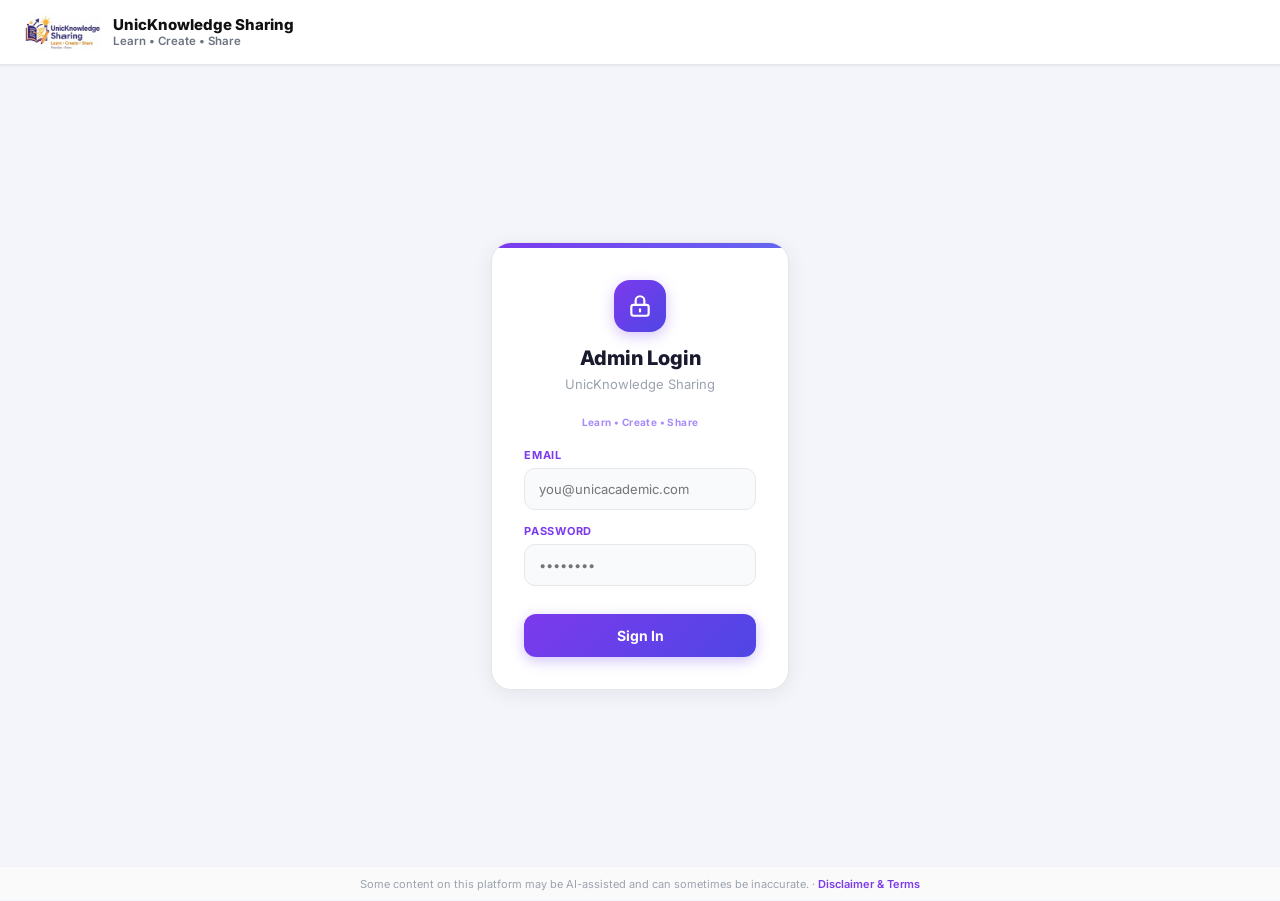
<file: public/login.html>
<!DOCTYPE html>
<html lang="en">
<head>
<meta charset="UTF-8">
<meta name="viewport" content="width=device-width, initial-scale=1.0">
<title>UNIC Knowledge Sharing — Admin Login</title>
<link href="https://fonts.googleapis.com/css2?family=Inter:wght@400;500;600;700;800&display=swap" rel="stylesheet">
<link rel="stylesheet" href="css/admin.css">
<style>
  /* Local, self-contained styles for this page's header/footer — kept
     separate from css/admin.css since that stylesheet's .header/.logo
     rules are built for the full admin shell (nav tabs, user badge, logout
     button, etc.) which don't exist on this pre-login screen. */
  html, body { height: 100%; }
  body.auth-screen {
    display: flex;
    flex-direction: column;
    min-height: 100vh;
  }
  #login-header {
    display: flex;
    align-items: center;
    gap: 12px;
    padding: 14px 24px;
    background: #fff;
    border-bottom: 1px solid #e5e7eb;
    box-shadow: 0 1px 3px rgba(0,0,0,.06);
    flex-shrink: 0;
  }
  #login-header .login-logo-img {
    height: 36px;
    width: auto;
    display: block;
    object-fit: contain;
  }
  #login-header .header-brand-text {
    display: flex;
    flex-direction: column;
    line-height: 1.3;
  }
  #login-header .header-brand-text .brand {
    font-weight: 800;
    font-size: 15px;
    color: #111;
  }
  #login-header .header-brand-text .sub-brand {
    font-size: 11.5px;
    color: #6b7280;
    font-weight: 600;
  }
  body.auth-screen .container {
    flex: 1;
    display: flex;
    align-items: center;
    justify-content: center;
  }
  #login-footer {
    text-align: center;
    font-size: 11px;
    color: #9ca3af;
    line-height: 34px;
    height: 34px;
    border-top: 1px solid #f3f4f6;
    background: #fafafa;
    flex-shrink: 0;
  }
  #login-footer a {
    color: #7c3aed;
    text-decoration: none;
    font-weight: 600;
  }
  #login-footer a:hover { text-decoration: underline; }
</style>
</head>
<body class="auth-screen">

  <header id="login-header">
    <img src="img/logo.png" alt="UNIC Knowledge Sharing" class="login-logo-img">
    <div class="header-brand-text">
      <span class="brand">UnicKnowledge Sharing</span>
      <span class="sub-brand">Learn • Create • Share</span>
    </div>
  </header>

  <div class="container">
    <div id="login-panel">
      <div class="login-stripe"></div>
      <div class="login-body">
        <div class="login-icon">
          <svg fill="none" stroke="currentColor" viewBox="0 0 24 24"><path stroke-linecap="round" stroke-linejoin="round" stroke-width="2" d="M12 15v2m-6 4h12a2 2 0 002-2v-6a2 2 0 00-2-2H6a2 2 0 00-2 2v6a2 2 0 002 2zm10-10V7a4 4 0 00-8 0v4h8z"/></svg>
        </div>
        <div class="login-title">Admin Login</div>
        <div class="login-sub">UnicKnowledge Sharing</div>
        <div class="brand-tagline" style="text-align:center;margin-bottom:20px">Learn • Create • Share</div>
        <div class="field">
          <label>Email</label>
          <input type="email" id="login-email" placeholder="you@unicacademic.com" autocomplete="username">
        </div>
        <div class="field">
          <label>Password</label>
          <input type="password" id="login-password" placeholder="••••••••" autocomplete="current-password"
                 onkeydown="if(event.key==='Enter') doLogin()">
        </div>
        <div class="errmsg" id="login-err"></div>
        <button class="btn-login" id="login-btn" onclick="doLogin()">Sign In</button>
      </div>
    </div>
  </div>

  <div id="login-footer">
    Some content on this platform may be AI-assisted and can sometimes be inaccurate. ·
    <a href="legal.html">Disclaimer &amp; Terms</a>
  </div>

  <script src="js/auth.js"></script>
  <script>
    // Already logged in? skip straight to the dashboard.
    if (Auth.getSession()) location.href = 'admin.html';
    async function doLogin() {
      const email = document.getElementById('login-email').value.trim();
      const password = document.getElementById('login-password').value;
      const errEl = document.getElementById('login-err');
      const btn = document.getElementById('login-btn');
      errEl.textContent = '';
      if (!email || !password) { errEl.textContent = 'Enter your email and password'; return; }
      btn.disabled = true; btn.textContent = 'Signing in…';
      try {
        const res = await fetch('/api/users', {
          method: 'POST', headers: { 'Content-Type': 'application/json' },
          body: JSON.stringify({ action: 'login', email, password }),
        });
        const data = await res.json();
        if (!res.ok || !data.success) {
          errEl.textContent = data.error || 'Invalid email or password';
        } else {
          Auth.setSession(data.user, data.subjects);
          location.href = 'admin.html';
          return;
        }
      } catch (e) {
        errEl.textContent = 'Could not reach the server';
      }
      btn.disabled = false; btn.textContent = 'Sign In';
    }
  </script>
</body>
</html>
</file>
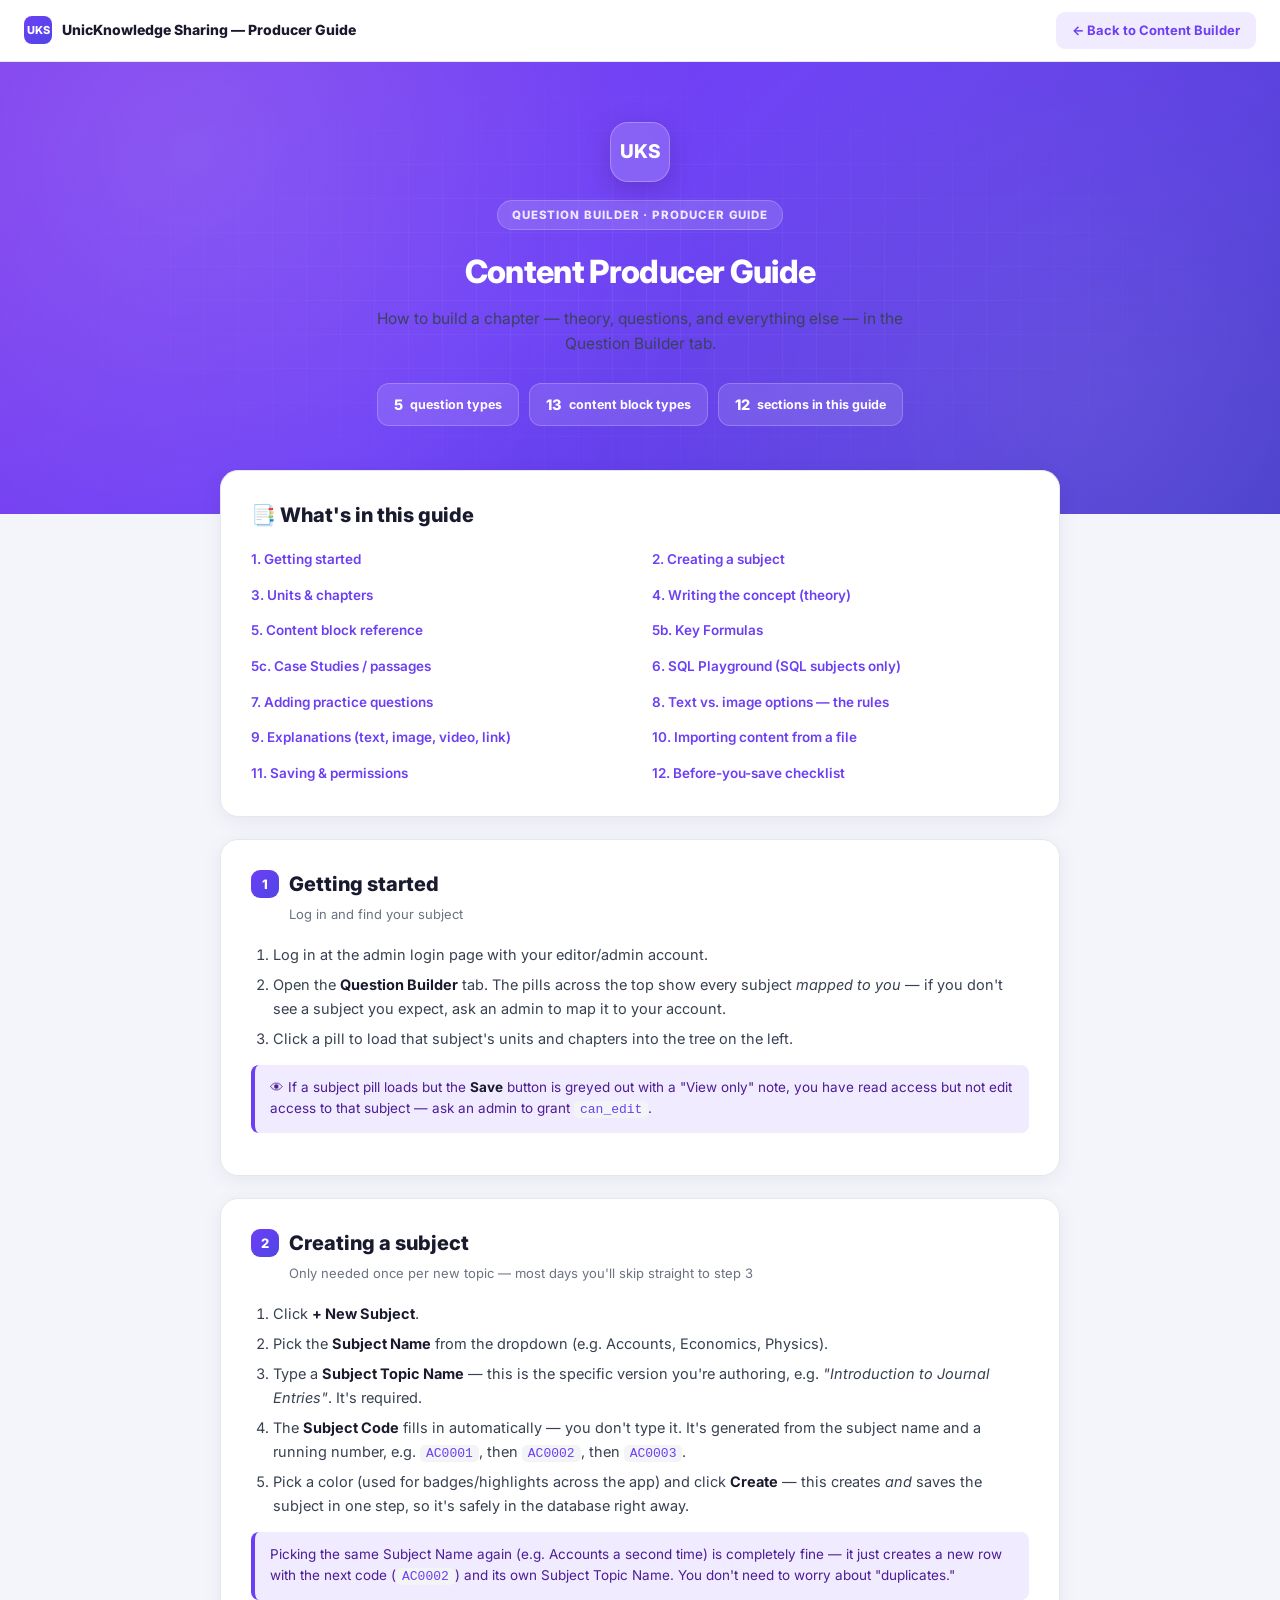
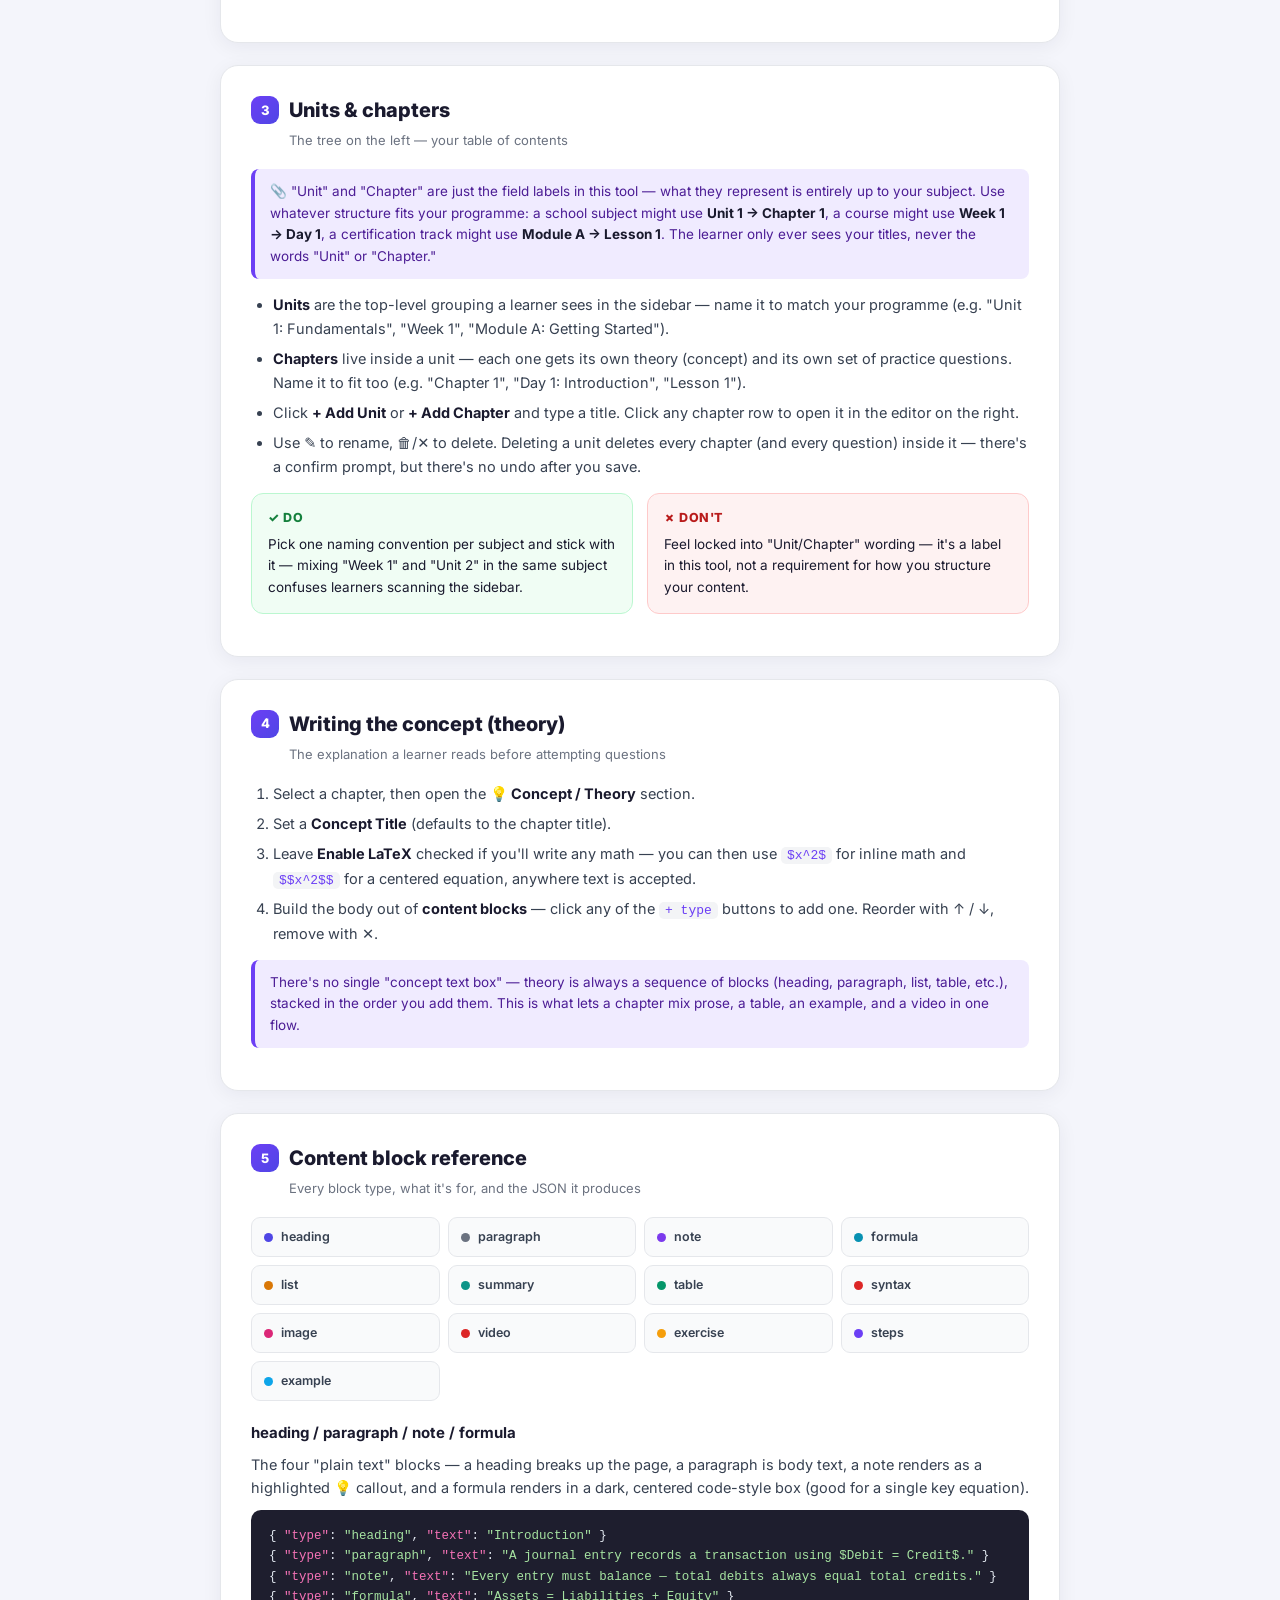
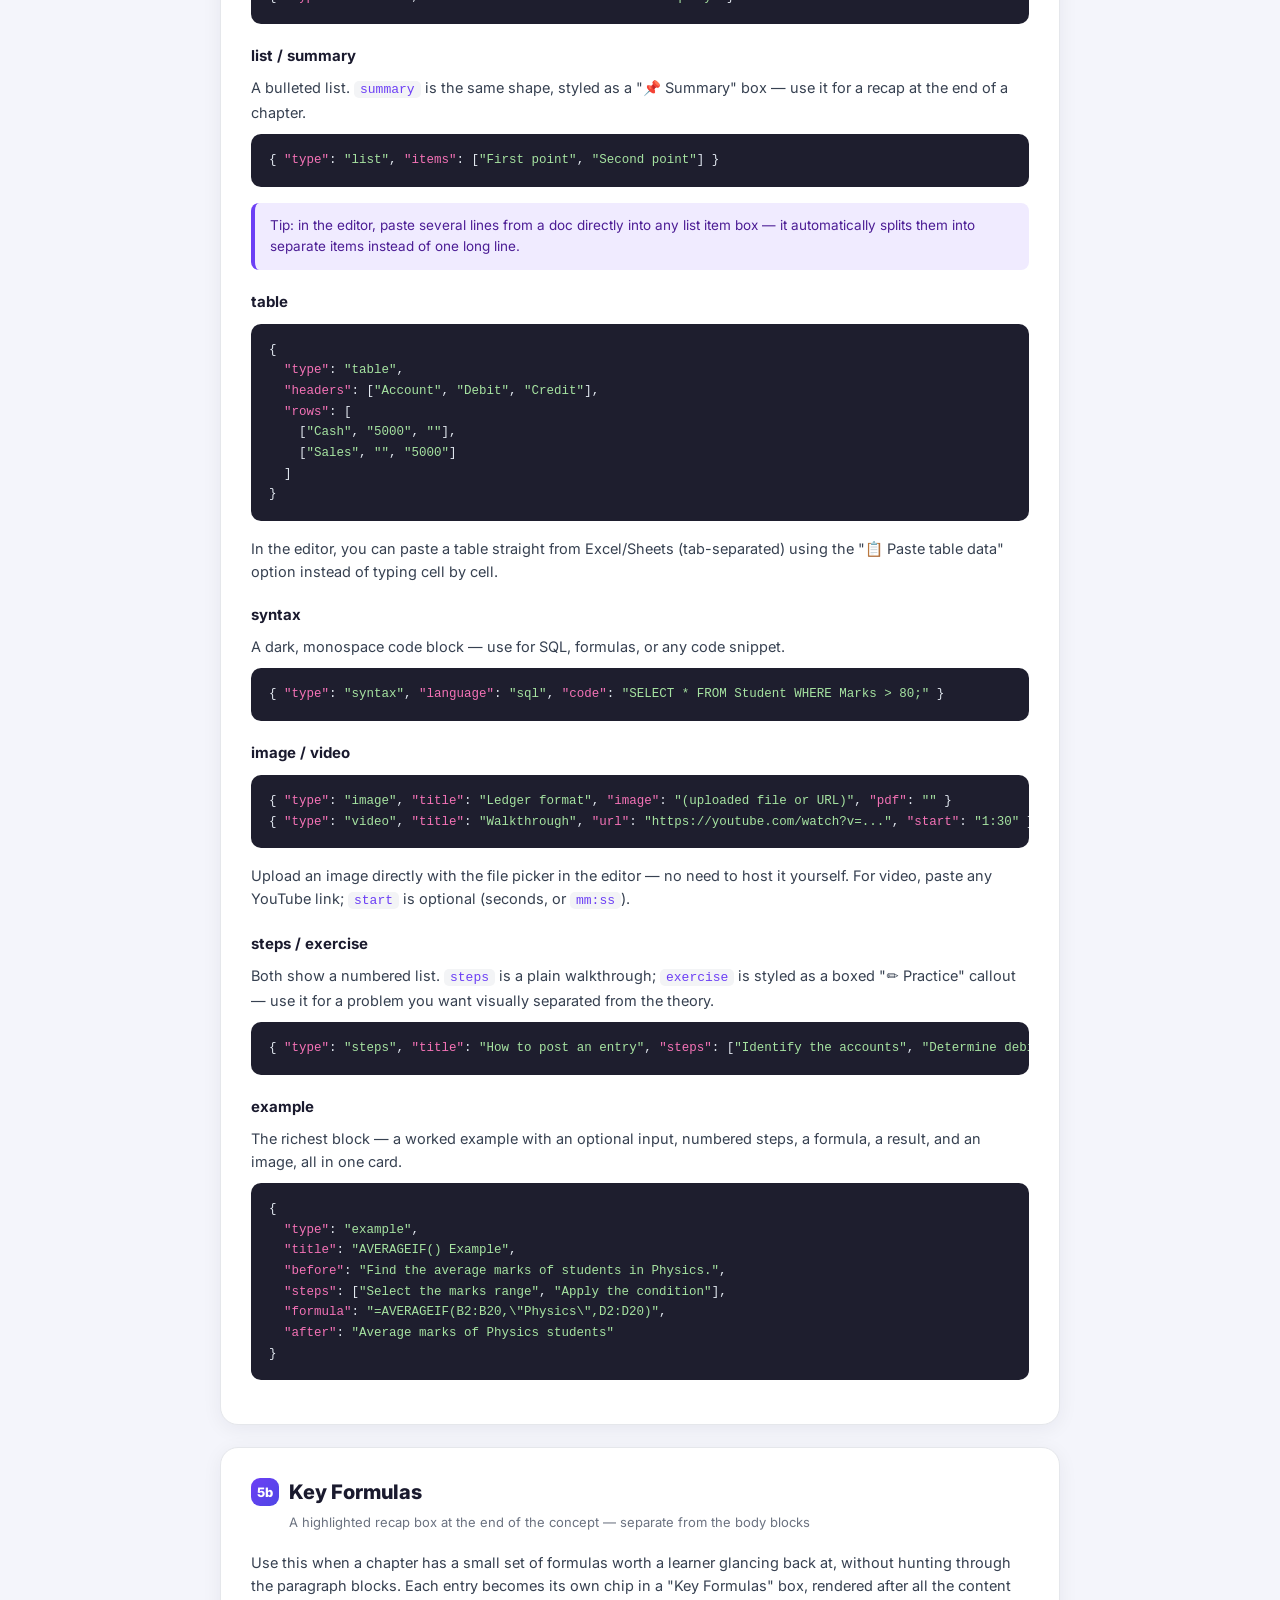
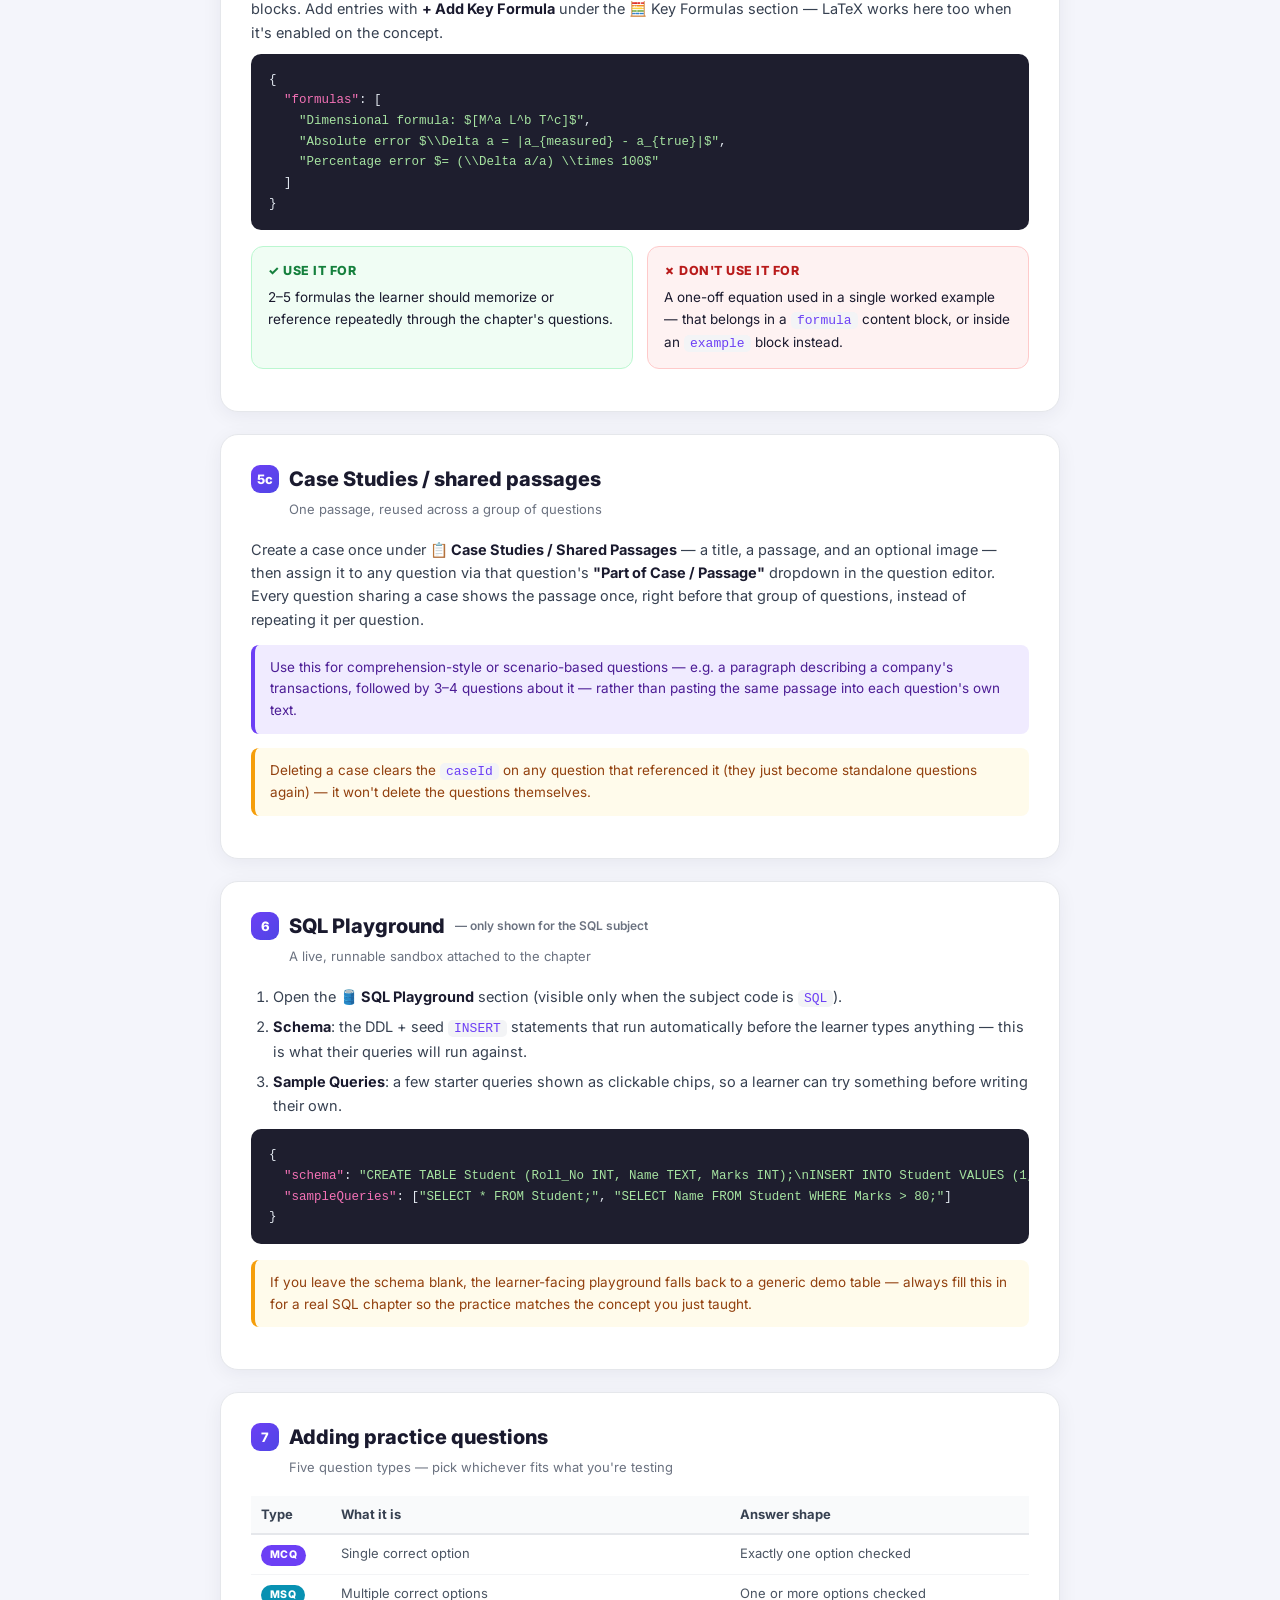
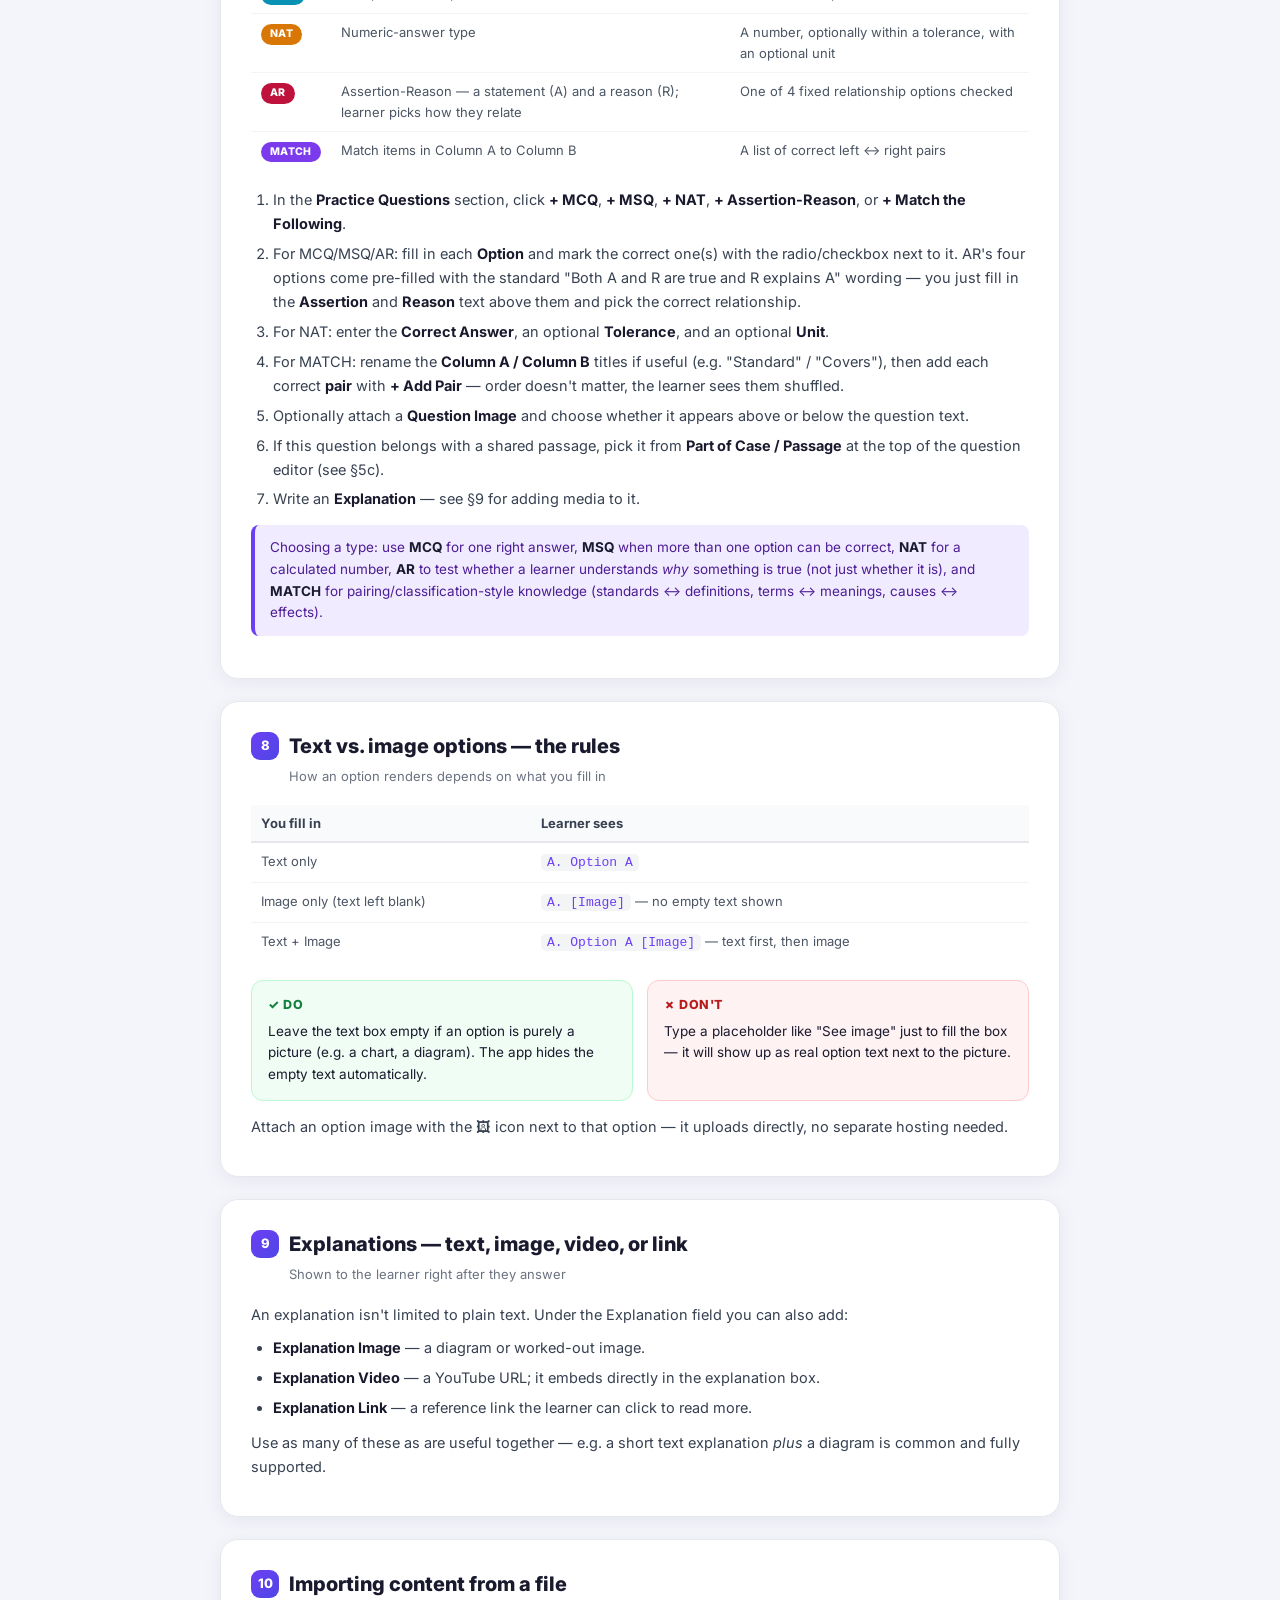
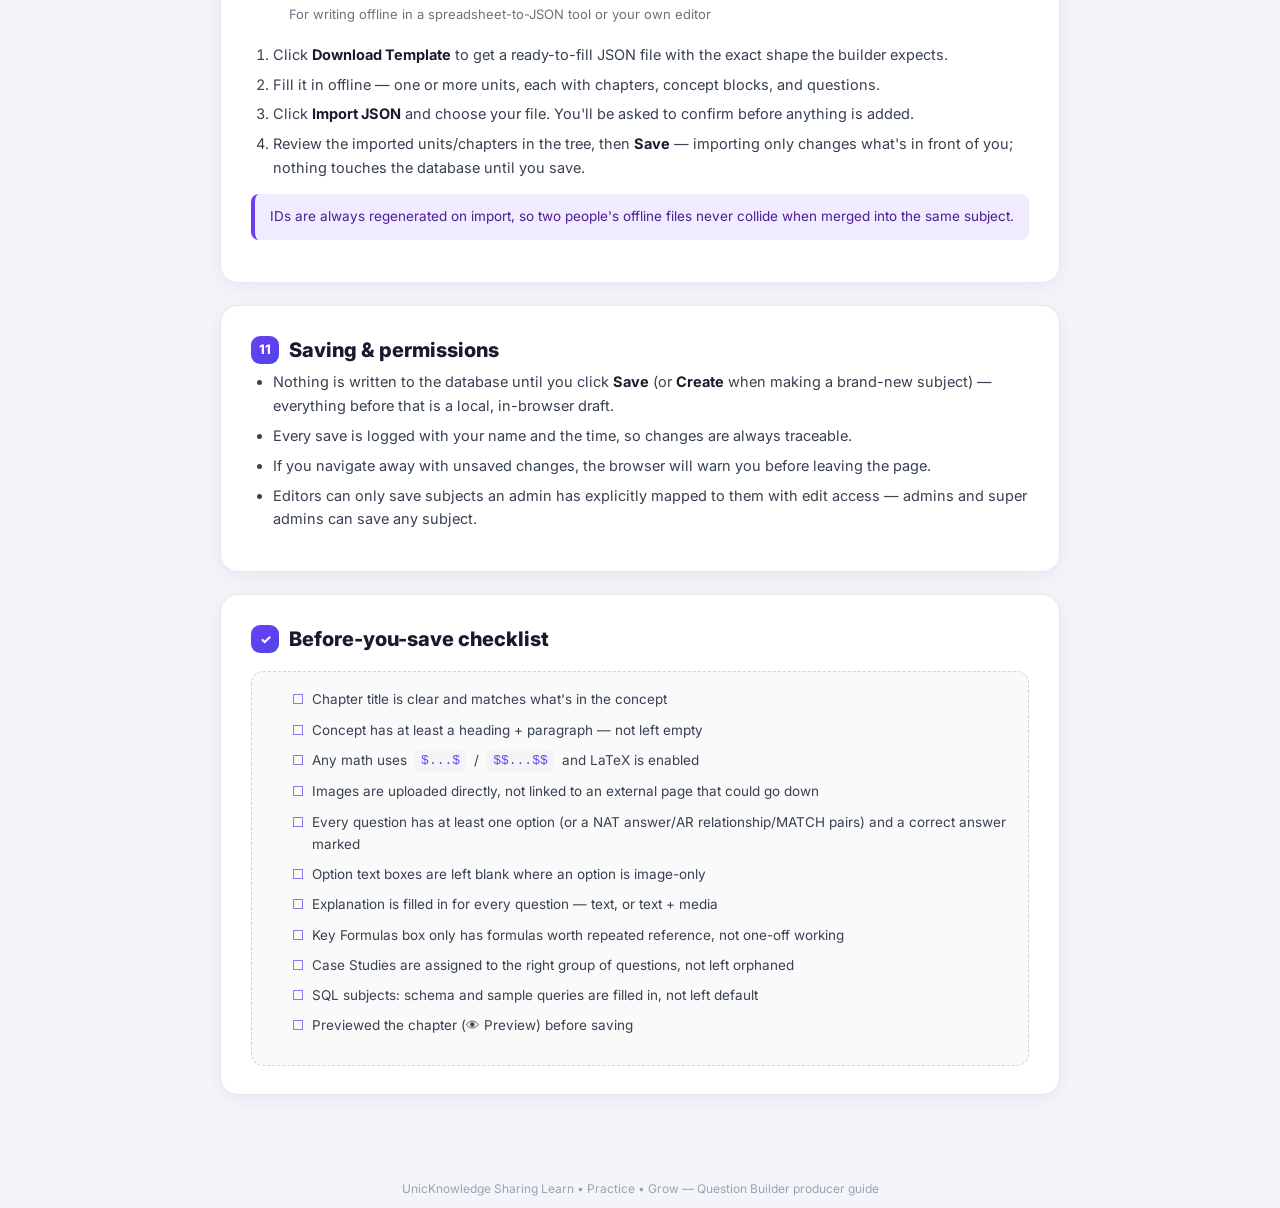
<file: public/question-builder-guide.html>
<!DOCTYPE html>
<html lang="en">
<head>
<meta charset="UTF-8">
<meta name="viewport" content="width=device-width, initial-scale=1.0">
<title>Content Producer Guide — Question Builder</title>
<link href="https://fonts.googleapis.com/css2?family=Inter:wght@400;500;600;700;800&display=swap" rel="stylesheet">
<style>
  *,*::before,*::after{box-sizing:border-box;margin:0;padding:0}
  body{font-family:'Inter',system-ui,sans-serif;background:#f4f5fb;color:#1a1a2e;line-height:1.6}
  :root{--brand:#6C3FF5;--brand-dark:#4f46e5;--brand-light:#a78bfa;--ink:#1a1a2e;--muted:#6b7280}

  /* ── Sticky nav (back to builder) ── */
  .guide-nav{background:#fff;border-bottom:1px solid #e5e7eb;padding:12px 24px;display:flex;align-items:center;justify-content:space-between;position:sticky;top:0;z-index:20}
  .guide-nav-brand{display:flex;align-items:center;gap:10px;font-weight:800;font-size:14px;color:var(--ink)}
  .guide-nav-brand .mini-logo{width:28px;height:28px;border-radius:8px;background:linear-gradient(135deg,var(--brand),var(--brand-dark));color:#fff;display:flex;align-items:center;justify-content:center;font-size:11px;font-weight:800;flex-shrink:0}
  .guide-nav a.back-link{display:flex;align-items:center;gap:6px;font-size:13px;font-weight:700;color:var(--brand);text-decoration:none;padding:8px 16px;border-radius:9px;background:#f0ebff;transition:background .15s,transform .15s}
  .guide-nav a.back-link:hover{background:#e5d9ff;transform:translateX(-2px)}

  /* ── Hero ── */
  .hero{
    position:relative;
    overflow:hidden;
    background:
      radial-gradient(circle at 15% 20%, rgba(255,255,255,.14) 0%, transparent 45%),
      radial-gradient(circle at 85% 75%, rgba(255,255,255,.10) 0%, transparent 50%),
      linear-gradient(135deg,#7c3aed 0%,#6C3FF5 45%,#4338ca 100%);
    color:#fff;
    padding:60px 24px 88px;
    text-align:center;
  }
  .hero::before{
    content:'';
    position:absolute; inset:0;
    background-image:
      linear-gradient(rgba(255,255,255,.06) 1px, transparent 1px),
      linear-gradient(90deg, rgba(255,255,255,.06) 1px, transparent 1px);
    background-size:34px 34px;
    mask-image:radial-gradient(ellipse at center, #000 0%, transparent 75%);
    pointer-events:none;
  }
  .hero-inner{position:relative;z-index:1}
  .hero-badge{width:60px;height:60px;border-radius:18px;background:rgba(255,255,255,.16);border:1px solid rgba(255,255,255,.25);backdrop-filter:blur(6px);display:flex;align-items:center;justify-content:center;font-weight:800;font-size:19px;margin:0 auto 18px;box-shadow:0 8px 24px rgba(76,29,149,.35)}
  .hero-eyebrow{display:inline-block;font-size:11.5px;font-weight:800;letter-spacing:.08em;text-transform:uppercase;color:#ede9fe;background:rgba(255,255,255,.14);border:1px solid rgba(255,255,255,.2);padding:5px 14px;border-radius:20px;margin-bottom:16px}
  .hero h1{font-size:32px;font-weight:800;margin-bottom:10px;letter-spacing:-.02em}
  .hero p{font-size:15.5px;opacity:.92;max-width:580px;margin:0 auto 26px}
  .hero-stats{display:flex;gap:10px;justify-content:center;flex-wrap:wrap}
  .hero-stat{background:rgba(255,255,255,.12);border:1px solid rgba(255,255,255,.22);backdrop-filter:blur(6px);border-radius:12px;padding:9px 16px;font-size:12.5px;font-weight:700;color:#fff;display:flex;align-items:center;gap:7px}
  .hero-stat .num{font-size:14.5px;font-weight:800}

  /* ── Layout ── */
  .wrap{max-width:880px;margin:-44px auto 60px;padding:0 20px;position:relative;z-index:2}
  .card{background:#fff;border:1px solid #e5e7eb;border-radius:18px;box-shadow:0 4px 20px rgba(17,12,46,.06);padding:28px 30px;margin-bottom:22px}
  .toc{display:grid;grid-template-columns:1fr 1fr;gap:6px 24px}
  .toc a{font-size:13.5px;font-weight:600;color:var(--brand);text-decoration:none;display:flex;gap:8px;padding:4px 0}
  .toc a:hover{text-decoration:underline}
  @media(max-width:600px){.toc{grid-template-columns:1fr}}

  h2{font-size:20px;font-weight:800;color:var(--ink);margin-bottom:4px;display:flex;align-items:center;gap:10px}
  .step-num{width:28px;height:28px;border-radius:9px;background:linear-gradient(135deg,var(--brand),var(--brand-dark));color:#fff;font-size:13px;font-weight:800;display:flex;align-items:center;justify-content:center;flex-shrink:0}
  .section-sub{font-size:13px;color:var(--muted);margin:2px 0 18px 38px}
  h3{font-size:15px;font-weight:700;color:var(--ink);margin:20px 0 8px}
  p{font-size:14.5px;color:#374151;margin-bottom:10px}
  ul,ol{margin:0 0 12px 22px}
  li{font-size:14.5px;color:#374151;margin-bottom:6px;line-height:1.65}
  code{background:#f3f4f6;color:#6C3FF5;padding:1px 6px;border-radius:5px;font-size:13px;font-family:'SFMono-Regular',Consolas,Menlo,monospace}
  strong{color:var(--ink);font-weight:700}

  pre{background:#1e1e2e;color:#e2e8f0;border-radius:10px;padding:16px 18px;overflow-x:auto;font-size:12.5px;line-height:1.65;font-family:'SFMono-Regular',Consolas,Menlo,monospace;margin:10px 0 16px}
  pre .k{color:#f472b6}   /* keys */
  pre .s{color:#a6e3a1}   /* strings */
  pre .n{color:#fab387}   /* numbers/bools */
  pre .c{color:#7f8998;font-style:italic} /* comments */

  .note{background:#f0ebff;border-left:4px solid var(--brand);border-radius:8px;padding:12px 15px;font-size:13.5px;color:#4c1d95;margin:14px 0}
  .warn{background:#fffbeb;border-left:4px solid #f59e0b;border-radius:8px;padding:12px 15px;font-size:13.5px;color:#92400e;margin:14px 0}
  .do-dont{display:grid;grid-template-columns:1fr 1fr;gap:14px;margin:14px 0}
  @media(max-width:600px){.do-dont{grid-template-columns:1fr}}
  .do,.dont{border-radius:12px;padding:14px 16px;font-size:13.5px}
  .do{background:#f0fdf4;border:1px solid #bbf7d0}
  .dont{background:#fef2f2;border:1px solid #fecaca}
  .do-title{font-weight:800;color:#15803d;font-size:12.5px;text-transform:uppercase;letter-spacing:.04em;margin-bottom:6px}
  .dont-title{font-weight:800;color:#b91c1c;font-size:12.5px;text-transform:uppercase;letter-spacing:.04em;margin-bottom:6px}

  table.ref{width:100%;border-collapse:collapse;font-size:13px;margin:12px 0 18px}
  table.ref th{background:#f9fafb;text-align:left;padding:8px 10px;font-weight:700;color:#374151;border-bottom:2px solid #e5e7eb}
  table.ref td{padding:8px 10px;border-bottom:1px solid #f3f4f6;color:#4b5563;vertical-align:top}
  table.ref tr:last-child td{border-bottom:none}

  .badge{display:inline-block;font-size:10.5px;font-weight:800;padding:2px 9px;border-radius:20px;color:#fff;text-transform:uppercase;letter-spacing:.03em}

  .blocktype-grid{display:grid;grid-template-columns:repeat(auto-fill,minmax(150px,1fr));gap:8px;margin:12px 0 20px}
  .blocktype-chip{display:flex;align-items:center;gap:8px;background:#f9fafb;border:1px solid #e5e7eb;border-radius:9px;padding:9px 12px;font-size:12.5px;font-weight:600;color:#374151}
  .dot{width:9px;height:9px;border-radius:50%;flex-shrink:0}

  .checklist{background:#fafafa;border:1.5px dashed #d1d5db;border-radius:12px;padding:16px 18px;margin-top:16px}
  .checklist li{list-style:none;margin-bottom:8px;display:flex;gap:8px;font-size:13.5px}
  .checklist li::before{content:'☐';color:var(--brand);font-weight:800;flex-shrink:0}

  footer{text-align:center;font-size:12px;color:#9ca3af;padding:24px}
</style>
</head>
<body>

<div class="guide-nav">
  <div class="guide-nav-brand"><span class="mini-logo">UKS</span> UnicKnowledge Sharing — Producer Guide</div>
  <a href="admin.html" class="back-link">← Back to Content Builder</a>
</div>

<div class="hero">
  <div class="hero-inner">
    <div class="hero-badge">UKS</div>
    <div class="hero-eyebrow">Question Builder · Producer Guide</div>
    <h1>Content Producer Guide</h1>
    <p>How to build a chapter — theory, questions, and everything else — in the Question Builder tab.</p>
    <div class="hero-stats">
      <div class="hero-stat"><span class="num">5</span> question types</div>
      <div class="hero-stat"><span class="num">13</span> content block types</div>
      <div class="hero-stat"><span class="num">12</span> sections in this guide</div>
    </div>
  </div>
</div>

<div class="wrap">

  <!-- TOC -->
  <div class="card">
    <h2 style="margin-bottom:14px">📑 What's in this guide</h2>
    <div class="toc">
      <a href="#start">1. Getting started</a>
      <a href="#subject">2. Creating a subject</a>
      <a href="#tree">3. Units &amp; chapters</a>
      <a href="#concept">4. Writing the concept (theory)</a>
      <a href="#blocks">5. Content block reference</a>
      <a href="#formulas">5b. Key Formulas</a>
      <a href="#cases">5c. Case Studies / passages</a>
      <a href="#playground">6. SQL Playground (SQL subjects only)</a>
      <a href="#questions">7. Adding practice questions</a>
      <a href="#options">8. Text vs. image options — the rules</a>
      <a href="#explanation">9. Explanations (text, image, video, link)</a>
      <a href="#import">10. Importing content from a file</a>
      <a href="#save">11. Saving &amp; permissions</a>
      <a href="#checklist">12. Before-you-save checklist</a>
    </div>
  </div>

  <!-- 1. Getting started -->
  <div class="card" id="start">
    <h2><span class="step-num">1</span> Getting started</h2>
    <p class="section-sub">Log in and find your subject</p>
    <ol>
      <li>Log in at the admin login page with your editor/admin account.</li>
      <li>Open the <strong>Question Builder</strong> tab. The pills across the top show every subject <em>mapped to you</em> — if you don't see a subject you expect, ask an admin to map it to your account.</li>
      <li>Click a pill to load that subject's units and chapters into the tree on the left.</li>
    </ol>
    <div class="note">👁 If a subject pill loads but the <strong>Save</strong> button is greyed out with a "View only" note, you have read access but not edit access to that subject — ask an admin to grant <code>can_edit</code>.</div>
  </div>

  <!-- 2. Creating a subject -->
  <div class="card" id="subject">
    <h2><span class="step-num">2</span> Creating a subject</h2>
    <p class="section-sub">Only needed once per new topic — most days you'll skip straight to step 3</p>
    <ol>
      <li>Click <strong>+ New Subject</strong>.</li>
      <li>Pick the <strong>Subject Name</strong> from the dropdown (e.g. Accounts, Economics, Physics).</li>
      <li>Type a <strong>Subject Topic Name</strong> — this is the specific version you're authoring, e.g. <em>"Introduction to Journal Entries"</em>. It's required.</li>
      <li>The <strong>Subject Code</strong> fills in automatically — you don't type it. It's generated from the subject name and a running number, e.g. <code>AC0001</code>, then <code>AC0002</code>, then <code>AC0003</code>.</li>
      <li>Pick a color (used for badges/highlights across the app) and click <strong>Create</strong> — this creates <em>and</em> saves the subject in one step, so it's safely in the database right away.</li>
    </ol>
    <div class="note">Picking the same Subject Name again (e.g. Accounts a second time) is completely fine — it just creates a new row with the next code (<code>AC0002</code>) and its own Subject Topic Name. You don't need to worry about "duplicates."</div>
  </div>

  <!-- 3. Units & chapters -->
  <div class="card" id="tree">
    <h2><span class="step-num">3</span> Units &amp; chapters</h2>
    <p class="section-sub">The tree on the left — your table of contents</p>
    <div class="note">📎 "Unit" and "Chapter" are just the field labels in this tool — what they represent is entirely up to your subject. Use whatever structure fits your programme: a school subject might use <strong>Unit 1 → Chapter 1</strong>, a course might use <strong>Week 1 → Day 1</strong>, a certification track might use <strong>Module A → Lesson 1</strong>. The learner only ever sees your titles, never the words "Unit" or "Chapter."</div>
    <ul>
      <li><strong>Units</strong> are the top-level grouping a learner sees in the sidebar — name it to match your programme (e.g. "Unit 1: Fundamentals", "Week 1", "Module A: Getting Started").</li>
      <li><strong>Chapters</strong> live inside a unit — each one gets its own theory (concept) and its own set of practice questions. Name it to fit too (e.g. "Chapter 1", "Day 1: Introduction", "Lesson 1").</li>
      <li>Click <strong>+ Add Unit</strong> or <strong>+ Add Chapter</strong> and type a title. Click any chapter row to open it in the editor on the right.</li>
      <li>Use ✎ to rename, 🗑/✕ to delete. Deleting a unit deletes every chapter (and every question) inside it — there's a confirm prompt, but there's no undo after you save.</li>
    </ul>
    <div class="do-dont">
      <div class="do"><div class="do-title">✓ Do</div>Pick one naming convention per subject and stick with it — mixing "Week 1" and "Unit 2" in the same subject confuses learners scanning the sidebar.</div>
      <div class="dont"><div class="dont-title">✗ Don't</div>Feel locked into "Unit/Chapter" wording — it's a label in this tool, not a requirement for how you structure your content.</div>
    </div>
  </div>

  <!-- 4. Writing the concept -->
  <div class="card" id="concept">
    <h2><span class="step-num">4</span> Writing the concept (theory)</h2>
    <p class="section-sub">The explanation a learner reads before attempting questions</p>
    <ol>
      <li>Select a chapter, then open the <strong>💡 Concept / Theory</strong> section.</li>
      <li>Set a <strong>Concept Title</strong> (defaults to the chapter title).</li>
      <li>Leave <strong>Enable LaTeX</strong> checked if you'll write any math — you can then use <code>$x^2$</code> for inline math and <code>$$x^2$$</code> for a centered equation, anywhere text is accepted.</li>
      <li>Build the body out of <strong>content blocks</strong> — click any of the <code>+ type</code> buttons to add one. Reorder with ↑ / ↓, remove with ✕.</li>
    </ol>
    <div class="note">There's no single "concept text box" — theory is always a sequence of blocks (heading, paragraph, list, table, etc.), stacked in the order you add them. This is what lets a chapter mix prose, a table, an example, and a video in one flow.</div>
  </div>

  <!-- 5. Block reference -->
  <div class="card" id="blocks">
    <h2><span class="step-num">5</span> Content block reference</h2>
    <p class="section-sub">Every block type, what it's for, and the JSON it produces</p>

    <div class="blocktype-grid">
      <div class="blocktype-chip"><span class="dot" style="background:#4f46e5"></span>heading</div>
      <div class="blocktype-chip"><span class="dot" style="background:#6b7280"></span>paragraph</div>
      <div class="blocktype-chip"><span class="dot" style="background:#7c3aed"></span>note</div>
      <div class="blocktype-chip"><span class="dot" style="background:#0891b2"></span>formula</div>
      <div class="blocktype-chip"><span class="dot" style="background:#d97706"></span>list</div>
      <div class="blocktype-chip"><span class="dot" style="background:#0d9488"></span>summary</div>
      <div class="blocktype-chip"><span class="dot" style="background:#059669"></span>table</div>
      <div class="blocktype-chip"><span class="dot" style="background:#dc2626"></span>syntax</div>
      <div class="blocktype-chip"><span class="dot" style="background:#db2777"></span>image</div>
      <div class="blocktype-chip"><span class="dot" style="background:#dc2626"></span>video</div>
      <div class="blocktype-chip"><span class="dot" style="background:#f59e0b"></span>exercise</div>
      <div class="blocktype-chip"><span class="dot" style="background:#6C3FF5"></span>steps</div>
      <div class="blocktype-chip"><span class="dot" style="background:#0ea5e9"></span>example</div>
    </div>

    <h3>heading / paragraph / note / formula</h3>
    <p>The four "plain text" blocks — a heading breaks up the page, a paragraph is body text, a note renders as a highlighted 💡 callout, and a formula renders in a dark, centered code-style box (good for a single key equation).</p>
    <pre>{ <span class="k">"type"</span>: <span class="s">"heading"</span>, <span class="k">"text"</span>: <span class="s">"Introduction"</span> }
{ <span class="k">"type"</span>: <span class="s">"paragraph"</span>, <span class="k">"text"</span>: <span class="s">"A journal entry records a transaction using $Debit = Credit$."</span> }
{ <span class="k">"type"</span>: <span class="s">"note"</span>, <span class="k">"text"</span>: <span class="s">"Every entry must balance — total debits always equal total credits."</span> }
{ <span class="k">"type"</span>: <span class="s">"formula"</span>, <span class="k">"text"</span>: <span class="s">"Assets = Liabilities + Equity"</span> }</pre>

    <h3>list / summary</h3>
    <p>A bulleted list. <code>summary</code> is the same shape, styled as a "📌 Summary" box — use it for a recap at the end of a chapter.</p>
    <pre>{ <span class="k">"type"</span>: <span class="s">"list"</span>, <span class="k">"items"</span>: [<span class="s">"First point"</span>, <span class="s">"Second point"</span>] }</pre>
    <div class="note">Tip: in the editor, paste several lines from a doc directly into any list item box — it automatically splits them into separate items instead of one long line.</div>

    <h3>table</h3>
    <pre>{
  <span class="k">"type"</span>: <span class="s">"table"</span>,
  <span class="k">"headers"</span>: [<span class="s">"Account"</span>, <span class="s">"Debit"</span>, <span class="s">"Credit"</span>],
  <span class="k">"rows"</span>: [
    [<span class="s">"Cash"</span>, <span class="s">"5000"</span>, <span class="s">""</span>],
    [<span class="s">"Sales"</span>, <span class="s">""</span>, <span class="s">"5000"</span>]
  ]
}</pre>
    <p>In the editor, you can paste a table straight from Excel/Sheets (tab-separated) using the "📋 Paste table data" option instead of typing cell by cell.</p>

    <h3>syntax</h3>
    <p>A dark, monospace code block — use for SQL, formulas, or any code snippet.</p>
    <pre>{ <span class="k">"type"</span>: <span class="s">"syntax"</span>, <span class="k">"language"</span>: <span class="s">"sql"</span>, <span class="k">"code"</span>: <span class="s">"SELECT * FROM Student WHERE Marks > 80;"</span> }</pre>

    <h3>image / video</h3>
    <pre>{ <span class="k">"type"</span>: <span class="s">"image"</span>, <span class="k">"title"</span>: <span class="s">"Ledger format"</span>, <span class="k">"image"</span>: <span class="s">"(uploaded file or URL)"</span>, <span class="k">"pdf"</span>: <span class="s">""</span> }
{ <span class="k">"type"</span>: <span class="s">"video"</span>, <span class="k">"title"</span>: <span class="s">"Walkthrough"</span>, <span class="k">"url"</span>: <span class="s">"https://youtube.com/watch?v=..."</span>, <span class="k">"start"</span>: <span class="s">"1:30"</span> }</pre>
    <p>Upload an image directly with the file picker in the editor — no need to host it yourself. For video, paste any YouTube link; <code>start</code> is optional (seconds, or <code>mm:ss</code>).</p>

    <h3>steps / exercise</h3>
    <p>Both show a numbered list. <code>steps</code> is a plain walkthrough; <code>exercise</code> is styled as a boxed "✏️ Practice" callout — use it for a problem you want visually separated from the theory.</p>
    <pre>{ <span class="k">"type"</span>: <span class="s">"steps"</span>, <span class="k">"title"</span>: <span class="s">"How to post an entry"</span>, <span class="k">"steps"</span>: [<span class="s">"Identify the accounts"</span>, <span class="s">"Determine debit/credit"</span>, <span class="s">"Record the entry"</span>] }</pre>

    <h3>example</h3>
    <p>The richest block — a worked example with an optional input, numbered steps, a formula, a result, and an image, all in one card.</p>
    <pre>{
  <span class="k">"type"</span>: <span class="s">"example"</span>,
  <span class="k">"title"</span>: <span class="s">"AVERAGEIF() Example"</span>,
  <span class="k">"before"</span>: <span class="s">"Find the average marks of students in Physics."</span>,
  <span class="k">"steps"</span>: [<span class="s">"Select the marks range"</span>, <span class="s">"Apply the condition"</span>],
  <span class="k">"formula"</span>: <span class="s">"=AVERAGEIF(B2:B20,\"Physics\",D2:D20)"</span>,
  <span class="k">"after"</span>: <span class="s">"Average marks of Physics students"</span>
}</pre>
  </div>

  <!-- 5b. Key Formulas -->
  <div class="card" id="formulas">
    <h2><span class="step-num">5b</span> Key Formulas</h2>
    <p class="section-sub">A highlighted recap box at the end of the concept — separate from the body blocks</p>
    <p>Use this when a chapter has a small set of formulas worth a learner glancing back at, without hunting through the paragraph blocks. Each entry becomes its own chip in a "Key Formulas" box, rendered after all the content blocks. Add entries with <strong>+ Add Key Formula</strong> under the 🧮 Key Formulas section — LaTeX works here too when it's enabled on the concept.</p>
    <pre>{
  <span class="k">"formulas"</span>: [
    <span class="s">"Dimensional formula: $[M^a L^b T^c]$"</span>,
    <span class="s">"Absolute error $\\Delta a = |a_{measured} - a_{true}|$"</span>,
    <span class="s">"Percentage error $= (\\Delta a/a) \\times 100$"</span>
  ]
}</pre>
    <div class="do-dont">
      <div class="do"><div class="do-title">✓ Use it for</div>2–5 formulas the learner should memorize or reference repeatedly through the chapter's questions.</div>
      <div class="dont"><div class="dont-title">✗ Don't use it for</div>A one-off equation used in a single worked example — that belongs in a <code>formula</code> content block, or inside an <code>example</code> block instead.</div>
    </div>
  </div>

  <!-- 5c. Case Studies -->
  <div class="card" id="cases">
    <h2><span class="step-num">5c</span> Case Studies / shared passages</h2>
    <p class="section-sub">One passage, reused across a group of questions</p>
    <p>Create a case once under <strong>📋 Case Studies / Shared Passages</strong> — a title, a passage, and an optional image — then assign it to any question via that question's <strong>"Part of Case / Passage"</strong> dropdown in the question editor. Every question sharing a case shows the passage once, right before that group of questions, instead of repeating it per question.</p>
    <div class="note">Use this for comprehension-style or scenario-based questions — e.g. a paragraph describing a company's transactions, followed by 3–4 questions about it — rather than pasting the same passage into each question's own text.</div>
    <div class="warn">Deleting a case clears the <code>caseId</code> on any question that referenced it (they just become standalone questions again) — it won't delete the questions themselves.</div>
  </div>

  <!-- 6. SQL Playground -->
  <div class="card" id="playground">
    <h2><span class="step-num">6</span> SQL Playground <span style="font-size:12px;font-weight:600;color:var(--muted)">— only shown for the SQL subject</span></h2>
    <p class="section-sub">A live, runnable sandbox attached to the chapter</p>
    <ol>
      <li>Open the <strong>🛢️ SQL Playground</strong> section (visible only when the subject code is <code>SQL</code>).</li>
      <li><strong>Schema</strong>: the DDL + seed <code>INSERT</code> statements that run automatically before the learner types anything — this is what their queries will run against.</li>
      <li><strong>Sample Queries</strong>: a few starter queries shown as clickable chips, so a learner can try something before writing their own.</li>
    </ol>
    <pre>{
  <span class="k">"schema"</span>: <span class="s">"CREATE TABLE Student (Roll_No INT, Name TEXT, Marks INT);\nINSERT INTO Student VALUES (1,'Riya',88);"</span>,
  <span class="k">"sampleQueries"</span>: [<span class="s">"SELECT * FROM Student;"</span>, <span class="s">"SELECT Name FROM Student WHERE Marks > 80;"</span>]
}</pre>
    <div class="warn">If you leave the schema blank, the learner-facing playground falls back to a generic demo table — always fill this in for a real SQL chapter so the practice matches the concept you just taught.</div>
  </div>

  <!-- 7. Questions -->
  <div class="card" id="questions">
    <h2><span class="step-num">7</span> Adding practice questions</h2>
    <p class="section-sub">Five question types — pick whichever fits what you're testing</p>
    <table class="ref">
      <tr><th>Type</th><th>What it is</th><th>Answer shape</th></tr>
      <tr><td><span class="badge" style="background:#6C3FF5">MCQ</span></td><td>Single correct option</td><td>Exactly one option checked</td></tr>
      <tr><td><span class="badge" style="background:#0891b2">MSQ</span></td><td>Multiple correct options</td><td>One or more options checked</td></tr>
      <tr><td><span class="badge" style="background:#d97706">NAT</span></td><td>Numeric-answer type</td><td>A number, optionally within a tolerance, with an optional unit</td></tr>
      <tr><td><span class="badge" style="background:#be123c">AR</span></td><td>Assertion-Reason — a statement (A) and a reason (R); learner picks how they relate</td><td>One of 4 fixed relationship options checked</td></tr>
      <tr><td><span class="badge" style="background:#7c3aed">MATCH</span></td><td>Match items in Column A to Column B</td><td>A list of correct left ↔ right pairs</td></tr>
    </table>
    <ol>
      <li>In the <strong>Practice Questions</strong> section, click <strong>+ MCQ</strong>, <strong>+ MSQ</strong>, <strong>+ NAT</strong>, <strong>+ Assertion-Reason</strong>, or <strong>+ Match the Following</strong>.</li>
      <li>For MCQ/MSQ/AR: fill in each <strong>Option</strong> and mark the correct one(s) with the radio/checkbox next to it. AR's four options come pre-filled with the standard "Both A and R are true and R explains A" wording — you just fill in the <strong>Assertion</strong> and <strong>Reason</strong> text above them and pick the correct relationship.</li>
      <li>For NAT: enter the <strong>Correct Answer</strong>, an optional <strong>Tolerance</strong>, and an optional <strong>Unit</strong>.</li>
      <li>For MATCH: rename the <strong>Column A / Column B</strong> titles if useful (e.g. "Standard" / "Covers"), then add each correct <strong>pair</strong> with <strong>+ Add Pair</strong> — order doesn't matter, the learner sees them shuffled.</li>
      <li>Optionally attach a <strong>Question Image</strong> and choose whether it appears above or below the question text.</li>
      <li>If this question belongs with a shared passage, pick it from <strong>Part of Case / Passage</strong> at the top of the question editor (see §5c).</li>
      <li>Write an <strong>Explanation</strong> — see §9 for adding media to it.</li>
    </ol>
    <div class="note">Choosing a type: use <strong>MCQ</strong> for one right answer, <strong>MSQ</strong> when more than one option can be correct, <strong>NAT</strong> for a calculated number, <strong>AR</strong> to test whether a learner understands <em>why</em> something is true (not just whether it is), and <strong>MATCH</strong> for pairing/classification-style knowledge (standards ↔ definitions, terms ↔ meanings, causes ↔ effects).</div>
  </div>

  <!-- 8. Options rules -->
  <div class="card" id="options">
    <h2><span class="step-num">8</span> Text vs. image options — the rules</h2>
    <p class="section-sub">How an option renders depends on what you fill in</p>
    <table class="ref">
      <tr><th>You fill in</th><th>Learner sees</th></tr>
      <tr><td>Text only</td><td><code>A. Option A</code></td></tr>
      <tr><td>Image only (text left blank)</td><td><code>A. [Image]</code> — no empty text shown</td></tr>
      <tr><td>Text + Image</td><td><code>A. Option A [Image]</code> — text first, then image</td></tr>
    </table>
    <div class="do-dont">
      <div class="do"><div class="do-title">✓ Do</div>Leave the text box empty if an option is purely a picture (e.g. a chart, a diagram). The app hides the empty text automatically.</div>
      <div class="dont"><div class="dont-title">✗ Don't</div>Type a placeholder like "See image" just to fill the box — it will show up as real option text next to the picture.</div>
    </div>
    <p>Attach an option image with the 🖼 icon next to that option — it uploads directly, no separate hosting needed.</p>
  </div>

  <!-- 9. Explanations -->
  <div class="card" id="explanation">
    <h2><span class="step-num">9</span> Explanations — text, image, video, or link</h2>
    <p class="section-sub">Shown to the learner right after they answer</p>
    <p>An explanation isn't limited to plain text. Under the Explanation field you can also add:</p>
    <ul>
      <li><strong>Explanation Image</strong> — a diagram or worked-out image.</li>
      <li><strong>Explanation Video</strong> — a YouTube URL; it embeds directly in the explanation box.</li>
      <li><strong>Explanation Link</strong> — a reference link the learner can click to read more.</li>
    </ul>
    <p>Use as many of these as are useful together — e.g. a short text explanation <em>plus</em> a diagram is common and fully supported.</p>
  </div>

  <!-- 10. Import -->
  <div class="card" id="import">
    <h2><span class="step-num">10</span> Importing content from a file</h2>
    <p class="section-sub">For writing offline in a spreadsheet-to-JSON tool or your own editor</p>
    <ol>
      <li>Click <strong>Download Template</strong> to get a ready-to-fill JSON file with the exact shape the builder expects.</li>
      <li>Fill it in offline — one or more units, each with chapters, concept blocks, and questions.</li>
      <li>Click <strong>Import JSON</strong> and choose your file. You'll be asked to confirm before anything is added.</li>
      <li>Review the imported units/chapters in the tree, then <strong>Save</strong> — importing only changes what's in front of you; nothing touches the database until you save.</li>
    </ol>
    <div class="note">IDs are always regenerated on import, so two people's offline files never collide when merged into the same subject.</div>
  </div>

  <!-- 11. Save -->
  <div class="card" id="save">
    <h2><span class="step-num">11</span> Saving &amp; permissions</h2>
    <ul>
      <li>Nothing is written to the database until you click <strong>Save</strong> (or <strong>Create</strong> when making a brand-new subject) — everything before that is a local, in-browser draft.</li>
      <li>Every save is logged with your name and the time, so changes are always traceable.</li>
      <li>If you navigate away with unsaved changes, the browser will warn you before leaving the page.</li>
      <li>Editors can only save subjects an admin has explicitly mapped to them with edit access — admins and super admins can save any subject.</li>
    </ul>
  </div>

  <!-- 12. Checklist -->
  <div class="card" id="checklist">
    <h2><span class="step-num">✓</span> Before-you-save checklist</h2>
    <div class="checklist">
      <ul>
        <li>Chapter title is clear and matches what's in the concept</li>
        <li>Concept has at least a heading + paragraph — not left empty</li>
        <li>Any math uses <code>$...$</code> / <code>$$...$$</code> and LaTeX is enabled</li>
        <li>Images are uploaded directly, not linked to an external page that could go down</li>
        <li>Every question has at least one option (or a NAT answer/AR relationship/MATCH pairs) and a correct answer marked</li>
        <li>Option text boxes are left blank where an option is image-only</li>
        <li>Explanation is filled in for every question — text, or text + media</li>
        <li>Key Formulas box only has formulas worth repeated reference, not one-off working</li>
        <li>Case Studies are assigned to the right group of questions, not left orphaned</li>
        <li>SQL subjects: schema and sample queries are filled in, not left default</li>
        <li>Previewed the chapter (👁 Preview) before saving</li>
      </ul>
    </div>
  </div>

</div>

<footer>UnicKnowledge Sharing Learn • Practice • Grow — Question Builder producer guide</footer>

</body>
</html>
</file>
<file: public/css/admin.css>
*,*::before,*::after{box-sizing:border-box;margin:0;padding:0}
body{font-family:'Inter',sans-serif;background:#f4f5fb;color:#1a1a2e;min-height:100vh}
:root{--brand:#6C3FF5}

/* ── Login screen ── */
body.auth-screen{display:flex;flex-direction:column;min-height:100vh}
body.auth-screen .container{flex:1;display:flex;flex-direction:column;align-items:center;justify-content:center;padding:24px;overflow-y:auto}
#login-panel{max-width:380px;width:100%;background:#fff;border-radius:20px;border:1px solid #e5e7eb;overflow:hidden;box-shadow:0 4px 20px rgba(0,0,0,.07)}
@media (max-width:600px){
  body.auth-screen .container{padding:0}
  #login-panel{max-width:none;width:100%;min-height:100vh;border-radius:0;box-shadow:none;display:flex;flex-direction:column;justify-content:center}
}
.login-stripe{height:5px;background:linear-gradient(90deg,#7c3aed,#6366f1)}
.login-body{padding:32px}
.login-icon{width:52px;height:52px;border-radius:16px;background:linear-gradient(135deg,#7c3aed,#4f46e5);display:flex;align-items:center;justify-content:center;margin:0 auto 14px;box-shadow:0 4px 14px rgba(124,58,237,.3)}
.login-icon svg{width:26px;height:26px;stroke:#fff}
.login-title{font-size:20px;font-weight:800;text-align:center;margin-bottom:6px}
.login-sub{font-size:13px;color:#9ca3af;text-align:center;margin-bottom:24px}
.field{margin-bottom:14px}
.field label{display:block;font-size:11px;font-weight:700;color:#7c3aed;text-transform:uppercase;letter-spacing:.07em;margin-bottom:6px}
.field input,.field select{width:100%;padding:12px 14px;border-radius:11px;border:1.5px solid #e5e7eb;background:#f9fafb;font-size:13px;font-family:inherit;outline:none}
.field input:focus,.field select:focus{border-color:#7c3aed;box-shadow:0 0 0 3px rgba(124,58,237,.1);background:#fff}
.btn-login{width:100%;padding:13px;border-radius:12px;border:none;cursor:pointer;font-size:14px;font-weight:700;font-family:inherit;background:linear-gradient(135deg,#7c3aed,#4f46e5);color:#fff;box-shadow:0 4px 14px rgba(108,63,245,.3)}
.btn-login:disabled{opacity:.5;cursor:not-allowed}
.errmsg{color:#ef4444;font-size:12px;margin-top:8px;text-align:center;min-height:14px}

/* ── Shell ── */
header{background:#fff;border-bottom:1px solid #e5e7eb;padding:8px 24px;min-height:56px;display:flex;align-items:center;gap:12px;box-shadow:0 1px 3px rgba(0,0,0,.06);position:sticky;top:0;z-index:50}
.logo{width:34px;height:34px;border-radius:10px;background:linear-gradient(135deg,#7c3aed,#4f46e5);display:flex;align-items:center;justify-content:center;font-weight:800;color:#fff;font-size:11px;flex-shrink:0}
.brand{font-weight:700;font-size:14px}
.sub-brand{font-size:12px;color:#9ca3af}
.brand-tagline{font-size:10px;color:#a78bfa;font-weight:700;letter-spacing:.04em;margin-top:1px}
.header-right{margin-left:auto;display:flex;align-items:center;gap:12px;flex-wrap:wrap;justify-content:flex-end}
.role-badge{font-size:10.5px;font-weight:800;text-transform:uppercase;padding:3px 9px;border-radius:20px;letter-spacing:.04em}
.role-super_admin{background:#ede9fe;color:#6d28d9}
.role-admin{background:#dbeafe;color:#1d4ed8}
.role-editor{background:#dcfce7;color:#15803d}
.user-name{font-size:12.5px;font-weight:600}
.btn-logout{background:none;border:1.5px solid #e5e7eb;padding:6px 12px;border-radius:9px;font-size:12px;font-weight:600;color:#6b7280;cursor:pointer}
.btn-logout:hover{background:#f3f4f6}

.container{max-width:1200px;margin:0 auto;padding:24px 20px}

.stats-grid{display:grid;grid-template-columns:repeat(auto-fit,minmax(180px,1fr));gap:14px;margin-bottom:28px}
.stat-card{background:#fff;border-radius:16px;border:1px solid #e5e7eb;padding:20px;box-shadow:0 1px 3px rgba(0,0,0,.06)}
.stat-icon{font-size:24px;margin-bottom:8px}
.stat-value{font-size:28px;font-weight:800}
.stat-label{font-size:12px;color:#9ca3af;margin-top:2px}

.section-tabs{display:flex;gap:8px;margin-bottom:20px;border-bottom:1.5px solid #e5e7eb;overflow-x:auto}
.section-tab{padding:10px 4px;margin-right:20px;background:none;border:none;border-bottom:2.5px solid transparent;cursor:pointer;font-size:13.5px;font-weight:700;color:#9ca3af;margin-bottom:-1.5px;white-space:nowrap}
.section-tab.active{color:#6C3FF5;border-bottom-color:#6C3FF5}
.section-panel{display:none}
.section-panel.active{display:block}

.tabs{display:flex;gap:8px;margin-bottom:16px;overflow-x:auto}
.tab-btn{padding:8px 18px;border-radius:10px;border:1.5px solid #e5e7eb;background:#fff;font-size:13px;font-weight:600;cursor:pointer;color:#6b7280;white-space:nowrap}
.tab-btn.active{background:#6C3FF5;color:#fff;border-color:transparent;box-shadow:0 2px 8px rgba(108,63,245,.3)}

.table-wrap{background:#fff;border-radius:16px;border:1px solid #e5e7eb;overflow:hidden;box-shadow:0 1px 3px rgba(0,0,0,.06)}
.table-toolbar{padding:14px 18px;border-bottom:1px solid #f3f4f6;display:flex;align-items:center;justify-content:space-between;gap:10px;flex-wrap:wrap}
.search-input{padding:8px 12px;border-radius:9px;border:1.5px solid #e5e7eb;font-size:12px;font-family:inherit;outline:none;width:200px}
.export-btn,.b-btn-outline{padding:8px 16px;border-radius:9px;border:1.5px solid #e5e7eb;background:#fff;color:#374151;font-size:12px;font-weight:600;cursor:pointer;font-family:inherit}
.export-btn:hover,.b-btn-outline:hover{background:#f3f4f6}
table{width:100%;border-collapse:collapse}
thead tr{background:#f9fafb;border-bottom:1px solid #e5e7eb}
th{text-align:left;padding:11px 16px;font-size:11px;font-weight:700;color:#9ca3af;text-transform:uppercase;letter-spacing:.06em;white-space:nowrap;position:sticky;top:0;background:#f9fafb;z-index:1}
td{padding:12px 16px;font-size:12.5px;color:#374151;border-bottom:1px solid #f3f4f6;vertical-align:middle}
tbody tr:nth-child(even) td{background:#fbfbfd}
tr:hover td{background:#f5f3ff}
.table-scroll{overflow-x:auto;max-height:560px;overflow-y:auto}
.badge{display:inline-flex;padding:2px 8px;border-radius:20px;font-size:11px;font-weight:600}
.badge-green{background:#dcfce7;color:#15803d}
.badge-red{background:#fee2e2;color:#b91c1c}
.badge-blue{background:#dbeafe;color:#1d4ed8}
.badge-purple{background:#ede9fe;color:#6d28d9}
.empty-table{padding:48px;text-align:center;color:#9ca3af}
.empty-table .big{font-size:36px;margin-bottom:8px}
.pagination{display:flex;align-items:center;justify-content:space-between;padding:12px 18px;border-top:1px solid #f3f4f6;font-size:12px;color:#9ca3af;flex-wrap:wrap;gap:8px}
.page-btns{display:flex;gap:6px}
.page-btn{padding:5px 10px;border-radius:7px;border:1.5px solid #e5e7eb;background:#fff;cursor:pointer;font-size:12px}
.page-btn:disabled{opacity:.4;cursor:not-allowed}

.b-btn{display:inline-flex;align-items:center;gap:6px;padding:8px 14px;border-radius:9px;font-size:12px;font-weight:700;border:none;cursor:pointer;font-family:inherit}
.b-btn-primary{background:#6C3FF5;color:#fff;box-shadow:0 2px 8px rgba(108,63,245,.3)}
.b-btn-danger{background:#fff;border:1.5px solid #fecaca;color:#dc2626}
.b-btn-sm{padding:5px 10px;font-size:11px}
.b-btn:disabled{opacity:.45;cursor:not-allowed}

.builder-col{background:#fff;border-radius:16px;border:1px solid #e5e7eb;box-shadow:0 1px 3px rgba(0,0,0,.06);overflow:hidden;margin-bottom:14px}
.builder-col-header{padding:14px 16px;border-bottom:1px solid #f3f4f6;display:flex;align-items:center;justify-content:space-between;gap:8px;flex-wrap:wrap}
.builder-col-title{font-size:12px;font-weight:700;color:#374151;text-transform:uppercase;letter-spacing:.05em}
.builder-col-body{padding:10px;max-height:560px;overflow-y:auto}
.builder-grid{display:grid;grid-template-columns:400px 1fr;gap:18px;align-items:start}
@media(max-width:840px){.builder-grid{grid-template-columns:1fr}}
.builder-status{font-size:11.5px;color:#9ca3af;margin-left:auto}
.builder-status.success{color:#16a34a;font-weight:600}
.builder-status.error{color:#dc2626;font-weight:600}

/* Unit / chapter tree */
.b-unit{margin-bottom:4px}
.b-unit-row{display:flex;align-items:center;gap:6px;padding:8px 10px;border-radius:9px;cursor:pointer;transition:.15s}
.b-unit-row:hover{background:#f9fafb}
.b-unit-title{flex:1;font-size:12.5px;font-weight:600;color:#374151;white-space:nowrap;overflow:hidden;text-overflow:ellipsis}
.b-chap-list{padding-left:16px;border-left:2px solid #f3f4f6;margin-left:14px}
.b-chap-row{display:flex;align-items:center;gap:6px;padding:7px 10px;border-radius:8px;cursor:pointer;font-size:12px;color:#6b7280;transition:.15s}
.b-chap-row:hover{background:#f9fafb}
.b-chap-row.active{font-weight:700}
.b-chap-title{flex:1;white-space:nowrap;overflow:hidden;text-overflow:ellipsis}
.b-chap-qcount{font-size:10px;background:#f3f4f6;color:#9ca3af;border-radius:10px;padding:1px 6px;flex-shrink:0}
.b-chap-row.active .b-chap-qcount{background:rgba(255,255,255,.3);color:#fff}
.b-add-btn{width:100%;padding:9px;border-radius:9px;border:1.5px dashed #d1d5db;background:none;cursor:pointer;font-size:12px;font-weight:600;color:#9ca3af;transition:.15s;margin-top:4px;font-family:inherit}
.b-add-btn:hover{border-color:#7c3aed;color:#7c3aed;background:#faf5ff}

/* Chapter editor panel */
.editor-empty{padding:60px 20px;text-align:center;color:#9ca3af}
.editor-empty .big{font-size:36px;margin-bottom:10px}
.editor-section{padding:18px 20px;border-bottom:1px solid #f3f4f6}
.editor-section:last-child{border-bottom:none}
.editor-section-title{font-size:11px;font-weight:700;color:#9ca3af;text-transform:uppercase;letter-spacing:.06em;margin-bottom:10px;display:flex;align-items:center;justify-content:space-between}

/* Concept content-block cards */
.b-item-card{border:1.5px solid #e5e7eb;border-radius:12px;margin-bottom:10px;overflow:hidden}
.b-item-head{display:flex;align-items:center;gap:8px;padding:9px 12px;background:#f9fafb;cursor:pointer}
.b-item-body{padding:12px;display:none}
.b-item-body.open{display:block}
.b-upload-row{display:flex;gap:10px;align-items:center;flex-wrap:wrap;margin-top:8px}
.b-upload-row input[type=file]{font-size:11px;max-width:100%}
.badge-type-row{display:flex;flex-wrap:wrap;gap:6px;margin-top:8px}

/* Question option rows */
.b-opt-row{display:flex;align-items:center;gap:8px;margin-bottom:7px}
.b-opt-row input[type=checkbox],.b-opt-row input[type=radio]{width:16px;height:16px;flex-shrink:0;cursor:pointer}
.b-opt-row input[type=text]{flex:1}
.b-field{margin-bottom:12px}
.b-field label{display:block;font-size:11px;font-weight:700;color:#6b7280;margin-bottom:5px}
.b-field input,.b-field textarea,.b-field select{width:100%;padding:10px 12px;border-radius:9px;border:1.5px solid #e5e7eb;background:#f9fafb;font-size:12.5px;font-family:inherit;outline:none;resize:vertical}
.b-field input:focus,.b-field textarea:focus{border-color:#7c3aed;box-shadow:0 0 0 3px rgba(124,58,237,.1);background:#fff}
.b-field-row{display:grid;grid-template-columns:1fr 1fr;gap:10px}
.b-field-hint{font-size:10.5px;color:#9ca3af;margin-top:4px}
.b-list-item{display:flex;gap:6px;align-items:flex-start;margin-bottom:8px}
.b-list-item textarea,.b-list-item input{flex:1}
.b-icon-btn{background:none;border:none;cursor:pointer;color:#9ca3af;padding:4px;border-radius:6px;font-size:12px}
.b-icon-btn:hover{background:#f3f4f6;color:#374151}
.b-icon-btn.danger:hover{background:#fee2e2;color:#dc2626}

.subj-pill-row{display:flex;flex-wrap:wrap;gap:6px;padding:12px 16px}
.subj-pill{padding:6px 13px;border-radius:9px;border:1.5px solid #e5e7eb;background:#fff;font-size:12px;font-weight:700;cursor:pointer;color:#6b7280}
.subj-pill.active{color:#fff;border-color:transparent}
.subj-pill:disabled{opacity:.4;cursor:not-allowed}
.lock-note{font-size:11.5px;color:#9ca3af;padding:0 16px 10px}

.perm-check{display:flex;align-items:center;gap:6px;font-size:11.5px;color:#6b7280}
.perm-check input{width:auto}

.stat-bar-wrap{margin-bottom:10px}
.stat-bar-label{display:flex;justify-content:space-between;font-size:12px;margin-bottom:4px}
.stat-bar-track{height:8px;border-radius:6px;background:#f3f4f6;overflow:hidden}
.stat-bar-fill{height:100%;border-radius:6px;background:#6C3FF5}

/* ── Chapter search results ── */
.search-result-row{display:flex;align-items:center;gap:8px;padding:9px 10px;border-radius:9px;cursor:pointer;font-size:12.5px}
.search-result-row:hover{background:#f9fafb}
.search-result-subject{color:#6b7280;font-size:11.5px}
.search-result-title{flex:1;font-weight:600;color:#374151;white-space:nowrap;overflow:hidden;text-overflow:ellipsis}
.search-result-id{font-family:monospace;font-size:10px;color:#9ca3af;flex-shrink:0}

/* ── Modals ── */
#json-modal-overlay,#subject-modal-overlay,#user-modal-overlay,#map-modal-overlay{
  position:fixed;inset:0;background:rgba(0,0,0,.55);backdrop-filter:blur(3px);z-index:300;
  display:none;align-items:center;justify-content:center;padding:20px
}
#json-modal-overlay.open,#subject-modal-overlay.open,#user-modal-overlay.open,#map-modal-overlay.open{display:flex}
.json-modal{background:#1e1e2e;border-radius:18px;width:100%;max-width:760px;max-height:86vh;display:flex;flex-direction:column;overflow:hidden;box-shadow:0 20px 60px rgba(0,0,0,.3)}
.json-modal-head{display:flex;align-items:center;gap:10px;padding:16px 20px;border-bottom:1px solid #313244}
.json-modal-title{font-size:13px;font-weight:700;color:#cdd6f4;flex:1;white-space:nowrap;overflow:hidden;text-overflow:ellipsis}
.json-modal-close{background:none;border:none;color:#9399b2;cursor:pointer;padding:4px;border-radius:6px;flex-shrink:0;font-size:14px}
.json-modal-close:hover{background:#313244;color:#fff}
.pv-tabs{display:flex;gap:4px;padding:0 20px;border-bottom:1px solid #313244;flex-shrink:0}
.pv-tab{padding:10px 14px;background:none;border:none;cursor:pointer;font-size:12px;font-weight:700;color:#9399b2;border-bottom:2px solid transparent}
.pv-tab.active{color:#cdd6f4;border-bottom-color:#a78bfa}
.json-modal-body{padding:16px 20px;overflow-y:auto;flex:1;background:#292a3e}
.pv-pane{display:none}
.pv-pane.active{display:block}
.json-modal-body pre{font-family:monospace;font-size:11.5px;line-height:1.7;color:#cdd6f4;white-space:pre-wrap;word-break:break-word}
.json-modal-foot{padding:14px 20px;border-top:1px solid #313244;display:flex;gap:8px;flex-wrap:wrap;flex-shrink:0}
.pv-app{background:#fff;border-radius:14px;padding:20px;color:#1a1a2e}

.form-modal{background:#fff;border-radius:18px;width:100%;max-width:420px;overflow:hidden;box-shadow:0 20px 60px rgba(0,0,0,.25)}
.form-modal-head{display:flex;align-items:center;justify-content:space-between;padding:16px 20px;border-bottom:1px solid #f3f4f6;font-size:14px;font-weight:800;color:#111}
.form-modal-body{padding:18px 20px}
.form-modal-foot{padding:14px 20px;border-top:1px solid #f3f4f6;display:flex;gap:8px}
.form-modal-foot .b-btn{flex:1;justify-content:center}
#user-search-input{width:100%;margin-bottom:10px}

@media (max-width:600px){
  .container{padding:16px 12px}
  header{padding:8px 14px;flex-wrap:wrap}
  .header-right{gap:8px}
  .user-name{display:none}
  .stats-grid{grid-template-columns:repeat(2,1fr);gap:10px}
  .table-toolbar{flex-direction:column;align-items:stretch}
  .search-input{width:100%}
  .b-field-row{grid-template-columns:1fr}
}

/* ── Site-wide bottom disclaimer strip ── */
.site-disclaimer{
  text-align:center;font-size:11px;color:#9ca3af;line-height:1.6;
  padding:14px 16px;border-top:1px solid #f3f4f6;background:#fafafa;
}
.site-disclaimer a{color:#7c3aed;text-decoration:none;font-weight:600}
.site-disclaimer a:hover{text-decoration:underline}


/* ── Auto-growing "input" textareas ──
   Used wherever a value used to be a single-line <input type="text"> but
   sometimes needs a second line (option text, list items, table cells,
   key formulas, match pairs). Looks and behaves like a normal input until
   the person types more than fits on one line, then grows with them. */
.auto-ta {
  width: 100%;
  resize: none;
  overflow: hidden;
  min-height: 38px;
  line-height: 1.4;
  font-family: inherit;
  font-size: 13px;
  padding: 8px 10px;
  border: 1.5px solid #e5e7eb;
  border-radius: 8px;
  color: #111827;
  background: #fff;
}
.auto-ta:focus {
  outline: none;
  border-color: #6C3FF5;
  box-shadow: 0 0 0 3px rgba(108,63,245,.12);
}

/* ── Mini "Word-like" rich text field ──
   A small toolbar (bold / italic / underline / align left-center-right /
   bullet & numbered list) above a contenteditable box. Used for question
   text, assertion/reason, explanations, and concept paragraphs/headings/
   notes — anywhere formatting and alignment genuinely help authors lay
   out a question or explanation the way they would in Word. */
.rte-wrap {
  border: 1.5px solid #e5e7eb;
  border-radius: 10px;
  overflow: hidden;
  background: #fff;
}
.rte-wrap:focus-within {
  border-color: #6C3FF5;
  box-shadow: 0 0 0 3px rgba(108,63,245,.12);
}
.rte-toolbar {
  display: flex;
  align-items: center;
  gap: 2px;
  padding: 5px 6px;
  background: #f9fafb;
  border-bottom: 1px solid #eef0f3;
}
.rte-btn {
  border: none;
  background: transparent;
  width: 26px;
  height: 26px;
  border-radius: 6px;
  font-size: 12.5px;
  color: #4b5563;
  cursor: pointer;
  display: inline-flex;
  align-items: center;
  justify-content: center;
}
.rte-btn:hover { background: #eef0f3; color: #111827; }
.rte-sep {
  width: 1px;
  height: 18px;
  background: #e5e7eb;
  margin: 0 4px;
}
.rte-editable {
  min-height: 64px;
  max-height: 320px;
  overflow-y: auto;
  padding: 9px 11px;
  font-size: 13.5px;
  line-height: 1.6;
  color: #1f2937;
}
.rte-editable.rte-singleline {
  min-height: 38px;
  max-height: 120px;
}
.rte-editable:empty::before {
  content: attr(data-placeholder);
  color: #9ca3af;
}
.rte-editable ul, .rte-editable ol { margin: 4px 0 4px 20px; }
</file>
